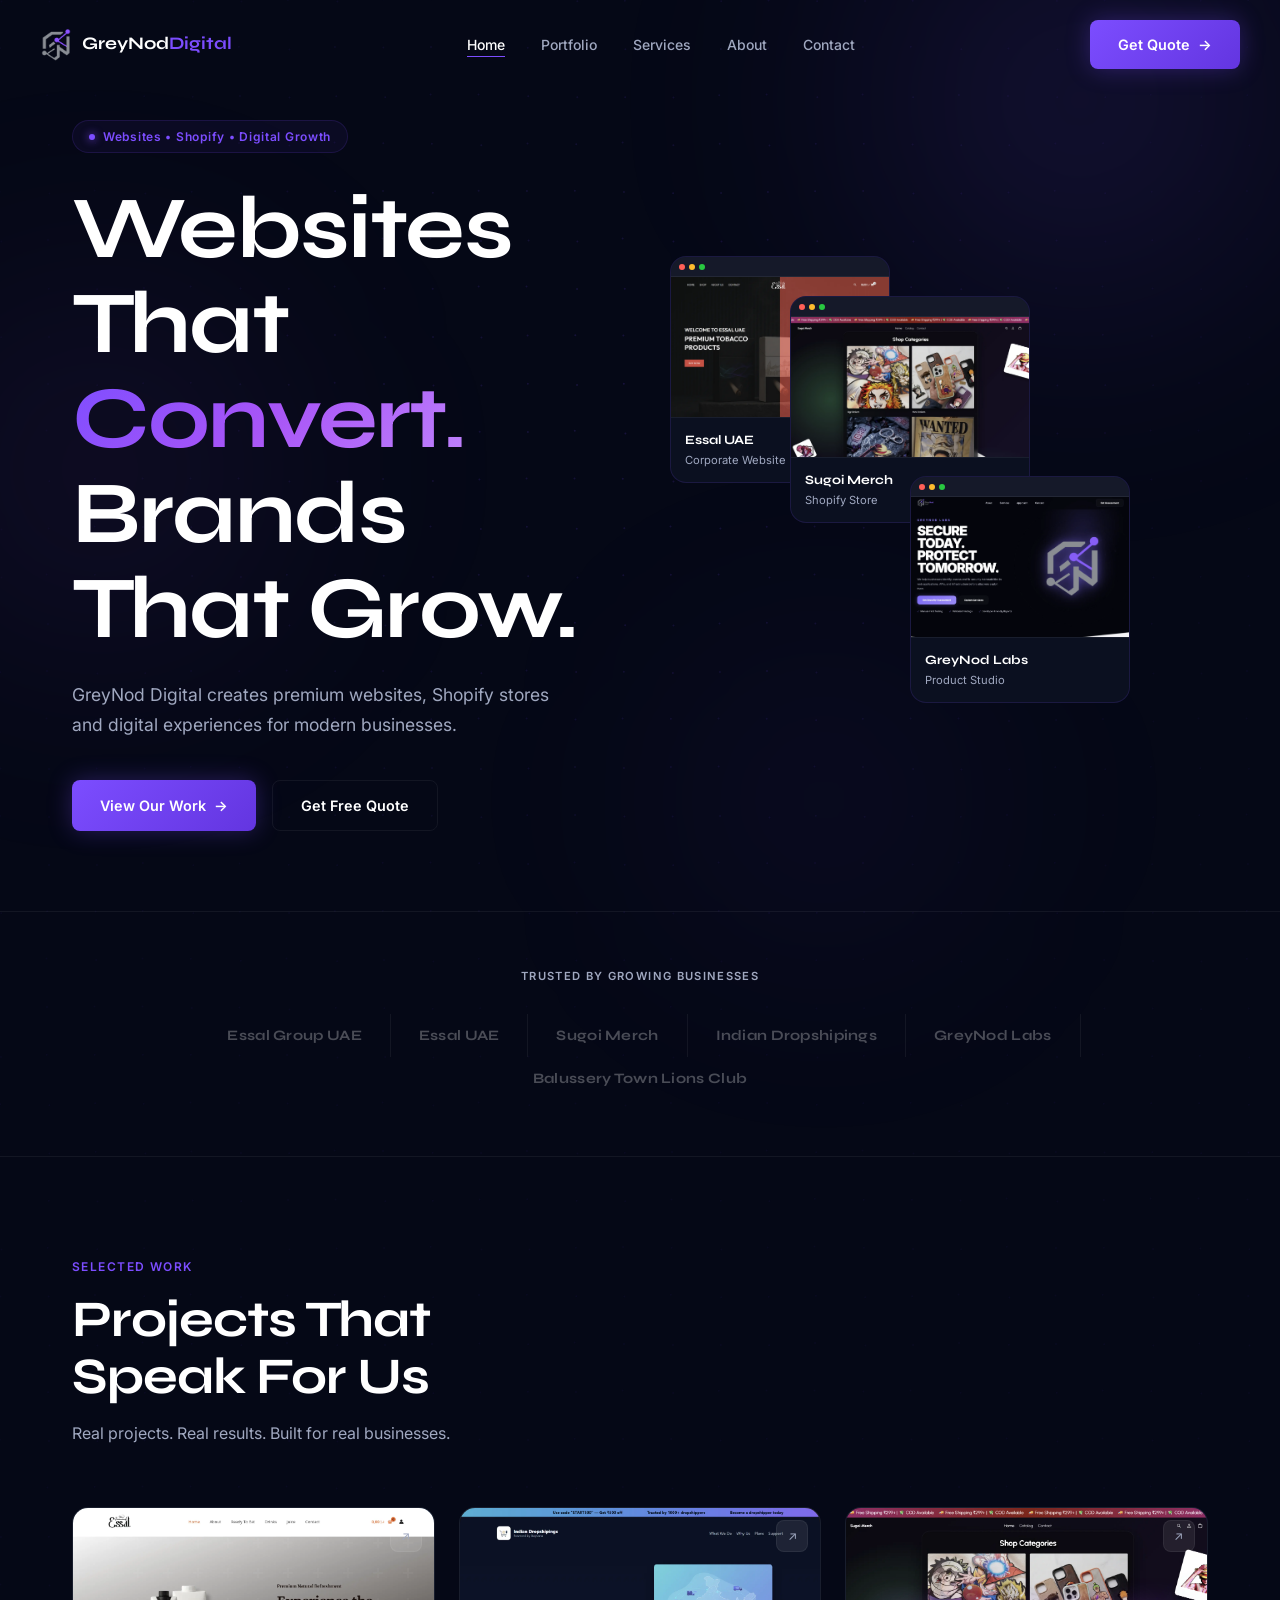
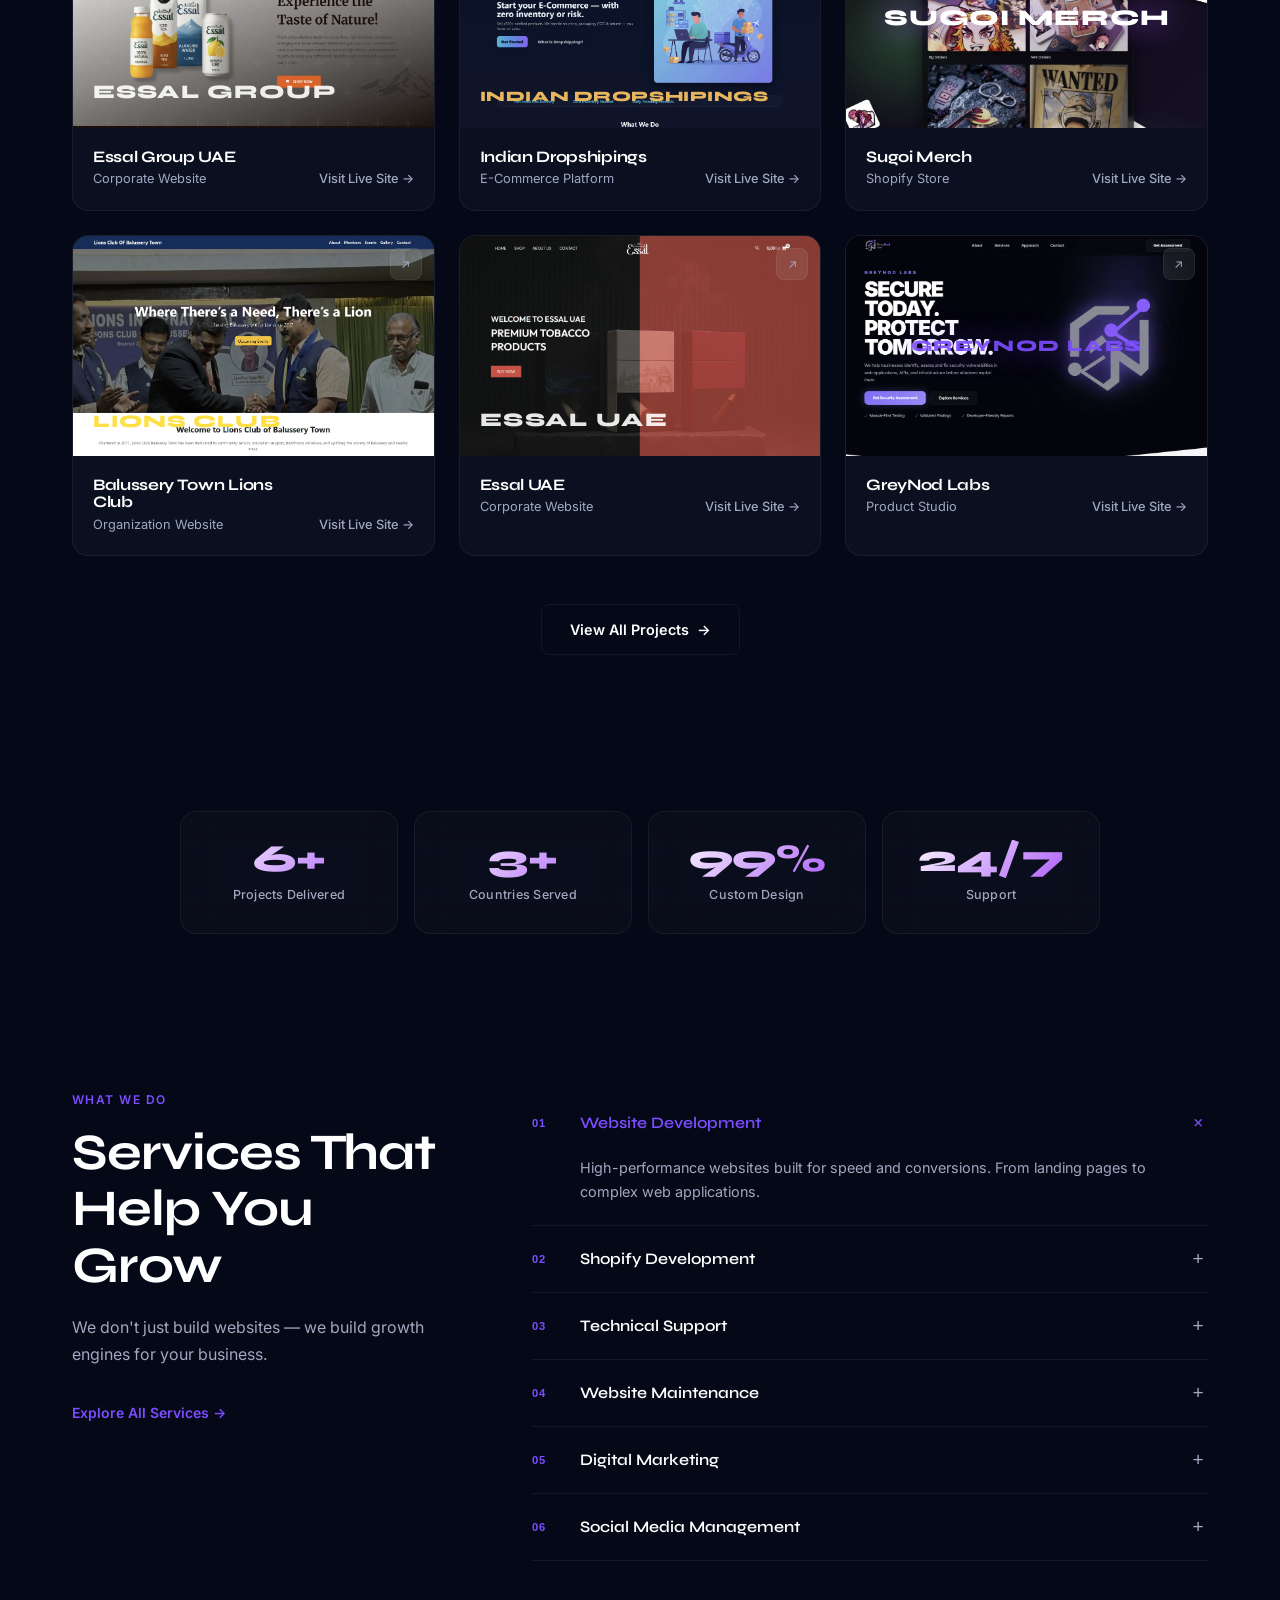
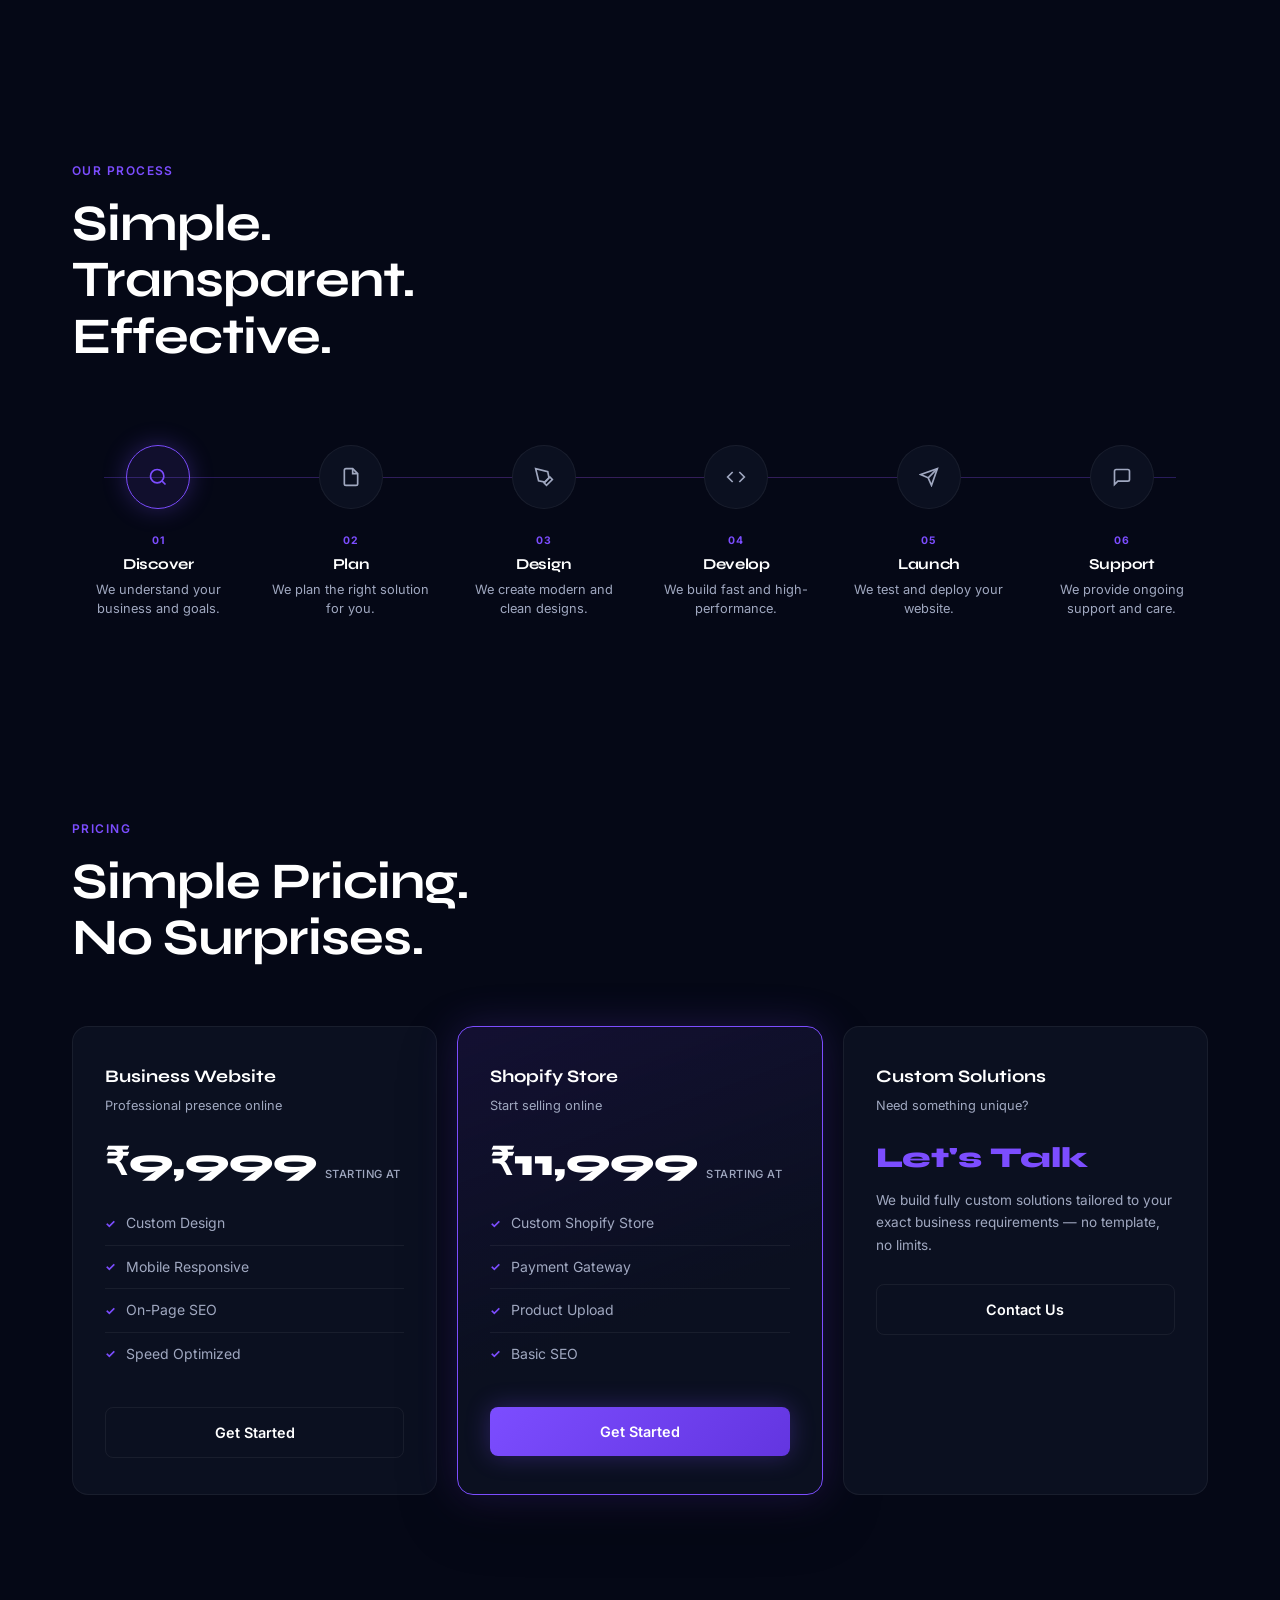
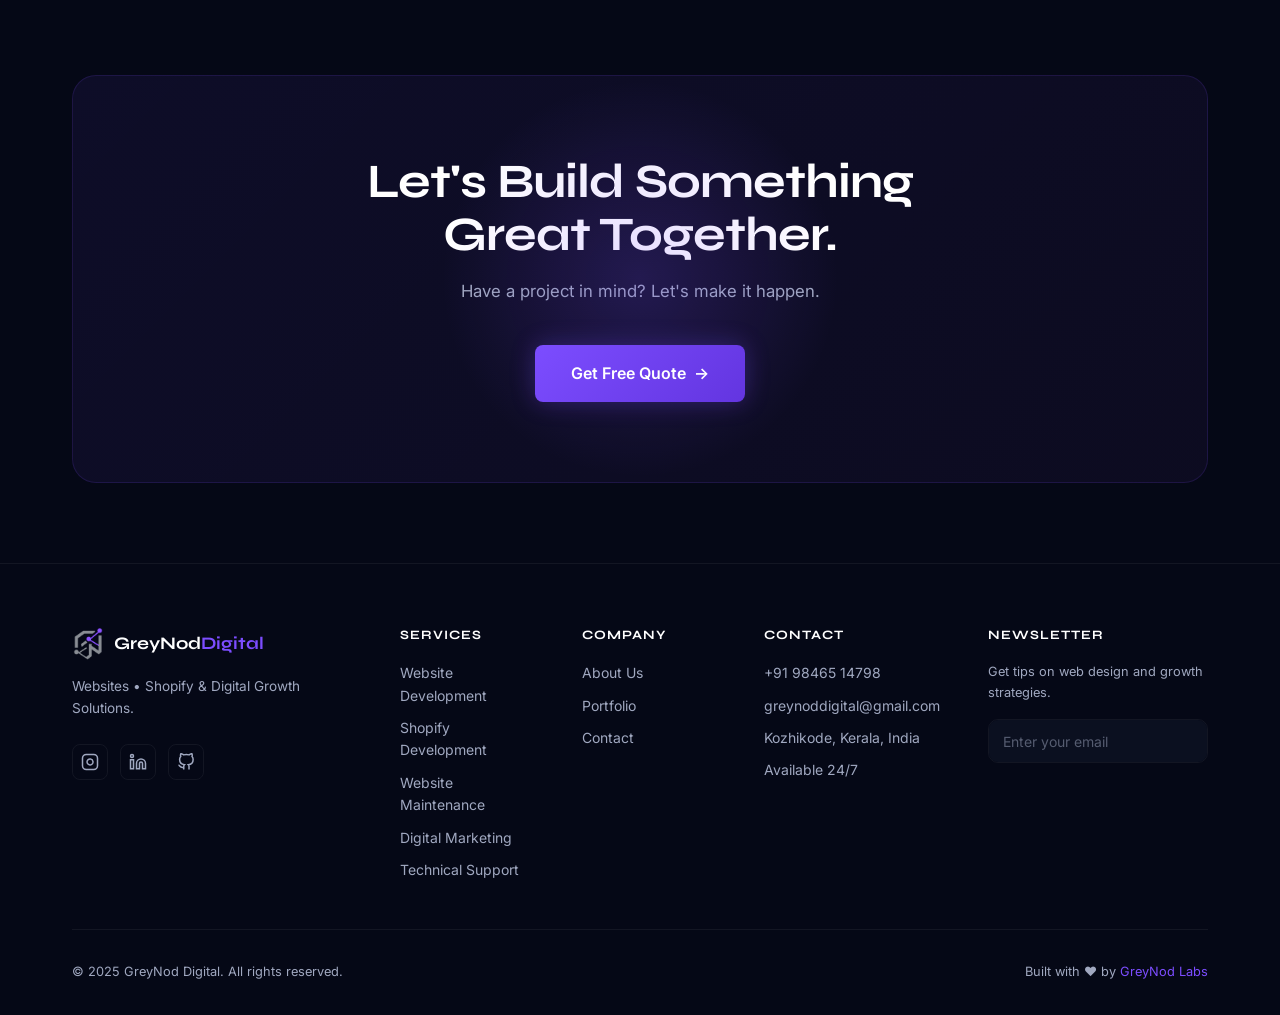
<file: index.html>
<!DOCTYPE html>
<html lang="en">
<head>
  <meta charset="UTF-8" />
  <meta name="viewport" content="width=device-width, initial-scale=1.0" />
  <title>GreyNod Digital — Websites • Shopify • Digital Growth</title>
  <meta name="description" content="GreyNod Digital creates premium websites, Shopify stores and digital experiences for modern businesses." />
  <link rel="canonical" href="https://greynoddigital.github.io/" />
  <link rel="icon" href="assets/logo/favicon.ico" />
  <meta property="og:type" content="website" />
  <meta property="og:title" content="GreyNod Digital — Websites • Shopify • Digital Growth" />
  <meta property="og:description" content="GreyNod Digital creates premium websites, Shopify stores and digital experiences for modern businesses." />
  <meta property="og:url" content="https://greynoddigital.com/" />
  <meta property="og:image" content="assets/logo/logo.png" />
  <meta name="twitter:card" content="summary_large_image" />
  <meta name="twitter:title" content="GreyNod Digital — Websites • Shopify • Digital Growth" />
  <meta name="twitter:description" content="GreyNod Digital creates premium websites, Shopify stores and digital experiences for modern businesses." />
  <meta name="twitter:image" content="assets/logo/logo.png" />
  <link rel="preconnect" href="https://fonts.googleapis.com" />
  <link rel="preconnect" href="https://fonts.gstatic.com" crossorigin />
  <link href="https://fonts.googleapis.com/css2?family=Inter:wght@300;400;500;600;700&family=Syne:wght@600;700;800&display=swap" rel="stylesheet" />
  <link rel="stylesheet" href="style.css" />
</head>
<body>

  <!-- BACKGROUND -->
  <canvas id="grid-canvas"></canvas>
  <div class="orb orb-1"></div>
  <div class="orb orb-2"></div>
  <div class="orb orb-3"></div>

  <!-- NAVIGATION -->
  <nav id="navbar">
    <div class="nav-inner">
      <a href="index.html" class="logo">
        <!-- Replace src with assets/logo/greynod-digital.svg when ready -->
        <img src="assets/logo/logo.png" alt="GreyNod Digital logo" width="32" height="32">
        <span class="logo-text">GreyNod<span class="logo-accent">Digital</span></span>
      </a>
      <ul class="nav-links">
        <li><a href="index.html">Home</a></li>
        <li><a href="portfolio.html">Portfolio</a></li>
        <li><a href="services.html">Services</a></li>
        <li><a href="about.html">About</a></li>
        <li><a href="contact.html">Contact</a></li>
      </ul>
      <a href="contact.html" class="btn btn-primary magnetic">Get Quote <span class="btn-arrow">→</span></a>
      <button class="nav-toggle" aria-label="Toggle menu">
        <span></span><span></span><span></span>
      </button>
    </div>
  </nav>

 <!-- HERO -->

<section id="home" class="hero">
  <div class="hero-content">
    <div class="hero-badge reveal">
      <span class="badge-dot"></span>
      Websites • Shopify • Digital Growth
    </div>

<h1 class="hero-headline reveal">
  Websites That<br />
  <span class="text-gradient">Convert.</span><br />
  Brands That Grow.
</h1>

<p class="hero-sub reveal">
  GreyNod Digital creates premium websites, Shopify stores and digital experiences for modern businesses.
</p>

<div class="hero-actions reveal">
  <a href="portfolio.html" class="btn btn-primary magnetic">
    View Our Work
    <span class="btn-arrow">→</span>
  </a>

  <a href="contact.html" class="btn btn-ghost magnetic">
    Get Free Quote
  </a>
</div>

  </div>

  <div class="hero-visual">

<!-- CARD 1 : ESSAL UAE -->
<a href="https://essaluae.com/"
   target="_blank"
   rel="noopener noreferrer"
   class="project-card-link">

  <div class="project-card card-1 reveal">
    <div class="card-screen">
      <div class="card-screen-bar"></div>

      <div class="card-img-block essal-bg has-photo">
        <img
          src="assets/portfolio/essal-uae.webp"
          alt="Essal UAE website"
          class="card-screenshot">
      </div>
    </div>

    <div class="card-label">
      <span class="card-name">Essal UAE</span>
      <span class="card-type">Corporate Website</span>
    </div>

    <div class="card-glow"></div>
  </div>

</a>

<!-- CARD 2 : SUGOI MERCH -->
<a href="https://www.sugoimerch.in/"
   target="_blank"
   rel="noopener noreferrer"
   class="project-card-link">

  <div class="project-card card-2 reveal">
    <div class="card-screen">
      <div class="card-screen-bar"></div>

      <div class="card-img-block sugoi-bg">
        <img
          src="assets/portfolio/sugoi-merch.webp"
          alt="Sugoi Merch Shopify Store"
          class="card-screenshot">
      </div>
    </div>

    <div class="card-label">
      <span class="card-name">Sugoi Merch</span>
      <span class="card-type">Shopify Store</span>
    </div>

    <div class="card-glow glow-pink"></div>
  </div>

</a>

<!-- CARD 3 : GREYNOD LABS -->
<a href="https://greynodlabs.com/"
   target="_blank"
   rel="noopener noreferrer"
   class="project-card-link">

  <div class="project-card card-3 reveal">
    <div class="card-screen">
      <div class="card-screen-bar"></div>

      <div class="card-img-block greynod-bg">
        <img
          src="assets/portfolio/greynod-labs.webp"
          alt="GreyNod Labs Website"
          class="card-screenshot">
      </div>
    </div>

    <div class="card-label">
      <span class="card-name">GreyNod Labs</span>
      <span class="card-type">Product Studio</span>
    </div>

    <div class="card-glow glow-cyan"></div>
  </div>

</a>

  </div>
</section>


  <!-- TRUST — Static, no animation -->
  <section id="trust" class="trust">
    <div class="container">
      <p class="trust-label">Trusted by growing businesses</p>
      <div class="trust-logos">
        <span>Essal Group UAE</span>
        <span>Essal UAE</span>
        <span>Sugoi Merch</span>
        <span>Indian Dropshipings</span>
        <span>GreyNod Labs</span>
        <span>Balussery Town Lions Club</span>
      </div>
    </div>
  </section>

  <!-- PORTFOLIO (moved above services per brief) -->
  <section id="portfolio" class="portfolio">
    <div class="container">
      <div class="section-header reveal">
        <p class="eyebrow">Selected Work</p>
        <h2>Projects That<br/>Speak For Us</h2>
        <p class="section-sub">Real projects. Real results. Built for real businesses.</p>
      </div>
      <div class="portfolio-grid">
        <div class="portfolio-item reveal" data-category="Corporate Website">
          <div class="portfolio-thumb essal-group-bg has-photo">
            <img src="assets/portfolio/essal-group-uae.webp" alt="Essal Group UAE website">
            <div class="portfolio-overlay">
              <a href="https://essalgroupuae.com/" class="btn btn-sm btn-primary">View Project →</a>
            </div>
            <span class="portfolio-ext-icon">↗</span>
          </div>
          <div class="portfolio-info">
            <div>
              <h3>Essal Group UAE</h3>
              <p>Corporate Website</p>
            </div>
            <a href="https://essalgroupuae.com/" class="link-arrow-sm">Visit Live Site →</a>
          </div>
        </div>
        <div class="portfolio-item reveal" data-category="E-Commerce Platform">
          <div class="portfolio-thumb indian-drop-bg has-photo">
            <img src="assets/portfolio/indian-dropshipings.webp" alt="Indian Dropshipings website">
            <div class="portfolio-overlay">
              <a href="https://indiandropshipings.com/" class="btn btn-sm btn-primary">View Project →</a>
            </div>
            <span class="portfolio-ext-icon">↗</span>
          </div>
          <div class="portfolio-info">
            <div>
              <h3>Indian Dropshipings</h3>
              <p>E-Commerce Platform</p>
            </div>
            <a href="https://indiandropshipings.com/" class="link-arrow-sm">Visit Live Site →</a>
          </div>
        </div>
        <div class="portfolio-item reveal" data-category="Shopify Store">
          <div class="portfolio-thumb sugoi-port-bg has-photo">
            <img src="assets/portfolio/sugoi-merch.webp" alt="Sugoi Merch Shopify store">
            <div class="portfolio-overlay">
              <a href="https://www.sugoimerch.in/" class="btn btn-sm btn-primary">View Project →</a>
            </div>
            <span class="portfolio-ext-icon">↗</span>
          </div>
          <div class="portfolio-info">
            <div>
              <h3>Sugoi Merch</h3>
              <p>Shopify Store</p>
            </div>
            <a href="https://www.sugoimerch.in/" class="link-arrow-sm">Visit Live Site →</a>
          </div>
        </div>
        <div class="portfolio-item reveal" data-category="Organization Website">
          <div class="portfolio-thumb lions-bg has-photo">
            <img src="assets/portfolio/lions-club.webp" alt="Balussery Town Lions Club website">
            <div class="portfolio-overlay">
              <a href="https://balusserytownlionsclub.github.io/" class="btn btn-sm btn-primary">View Project →</a>
            </div>
            <span class="portfolio-ext-icon">↗</span>
          </div>
          <div class="portfolio-info">
            <div>
              <h3>Balussery Town Lions Club</h3>
              <p>Organization Website</p>
            </div>
            <a href="https://balusserytownlionsclub.github.io/" class="link-arrow-sm">Visit Live Site →</a>
          </div>
        </div>
        <div class="portfolio-item reveal" data-category="Corporate Website">
          <div class="portfolio-thumb essal-uae-bg has-photo">
            <img src="assets/portfolio/essal-uae.webp" alt="Essal UAE website">
            <div class="portfolio-overlay">
              <a href=" https://essaluae.com/" class="btn btn-sm btn-primary">View Project →</a>
            </div>
            <span class="portfolio-ext-icon">↗</span>
          </div>
          <div class="portfolio-info">
            <div>
              <h3>Essal UAE</h3>
              <p>Corporate Website</p>
            </div>
            <a href=" https://essaluae.com/" class="link-arrow-sm">Visit Live Site →</a>
          </div>
        </div>
        <div class="portfolio-item reveal" data-category="Product Studio">
          <div class="portfolio-thumb greynod-port-bg has-photo">
            <img src="assets/portfolio/greynod-labs.webp" alt="GreyNod Labs website">
            <div class="portfolio-overlay">
              <a href="https://greynodlabs.com/" class="btn btn-sm btn-primary">View Project →</a>
            </div>
            <span class="portfolio-ext-icon">↗</span>
          </div>
          <div class="portfolio-info">
            <div>
              <h3>GreyNod Labs</h3>
              <p>Product Studio</p>
            </div>
            <a href="https://greynodlabs.com/" class="link-arrow-sm">Visit Live Site →</a>
          </div>
        </div>
      </div>
      <div class="section-cta reveal">
        <a href="portfolio.html" class="btn btn-ghost magnetic">View All Projects <span class="btn-arrow">→</span></a>
      </div>
    </div>
  </section>

  <!-- STATS — Option B: 4 clean columns, no outer container -->
  <section class="stats">
    <div class="container">
      <div class="stats-cols">
        <div class="stat-col reveal">
          <div class="stat-number" data-target="6" data-suffix="+">0+</div>
          <div class="stat-label">Projects Delivered</div>
        </div>
        <div class="stat-col reveal">
          <div class="stat-number" data-target="3" data-suffix="+">0+</div>
          <div class="stat-label">Countries Served</div>
        </div>
        <div class="stat-col reveal">
          <div class="stat-number" data-target="100" data-suffix="%">0%</div>
          <div class="stat-label">Custom Design</div>
        </div>
        <div class="stat-col reveal">
          <div class="stat-number" data-suffix="/7">24/7</div>
          <div class="stat-label">Support</div>
        </div>
      </div>
    </div>
  </section>

  <!-- SERVICES -->
  <section id="services" class="services">
    <div class="container services-layout">
      <div class="services-left reveal">
        <p class="eyebrow">What we do</p>
        <h2>Services That<br/>Help You Grow</h2>
        <p class="services-desc">We don't just build websites — we build growth engines for your business.</p>
        <a href="services.html" class="link-arrow magnetic">Explore All Services →</a>
      </div>
      <div class="services-right">
        <div class="accordion-item reveal active" data-index="0">
          <button class="accordion-trigger">
            <span class="acc-num">01</span>
            <span class="acc-title">Website Development</span>
            <span class="acc-icon">+</span>
          </button>
          <div class="accordion-body">
            High-performance websites built for speed and conversions. From landing pages to complex web applications.
          </div>
        </div>
        <div class="accordion-item reveal" data-index="1">
          <button class="accordion-trigger">
            <span class="acc-num">02</span>
            <span class="acc-title">Shopify Development</span>
            <span class="acc-icon">+</span>
          </button>
          <div class="accordion-body">
            Custom Shopify stores that convert visitors into buyers. Full setup, theme customisation, and integrations.
          </div>
        </div>
        <div class="accordion-item reveal" data-index="2">
          <button class="accordion-trigger">
            <span class="acc-num">03</span>
            <span class="acc-title">Technical Support</span>
            <span class="acc-icon">+</span>
          </button>
          <div class="accordion-body">
            Fast and reliable support when you need it most. Bug fixes, performance tuning, and emergency help.
          </div>
        </div>
        <div class="accordion-item reveal" data-index="3">
          <button class="accordion-trigger">
            <span class="acc-num">04</span>
            <span class="acc-title">Website Maintenance</span>
            <span class="acc-icon">+</span>
          </button>
          <div class="accordion-body">
            Updates, backups, and ongoing care for your website so it stays fast, secure, and always running.
          </div>
        </div>
        <div class="accordion-item reveal" data-index="4">
          <button class="accordion-trigger">
            <span class="acc-num">05</span>
            <span class="acc-title">Digital Marketing</span>
            <span class="acc-icon">+</span>
          </button>
          <div class="accordion-body">
            Strategies that help your brand reach more customers. SEO, paid ads, and growth campaigns.
          </div>
        </div>
        <div class="accordion-item reveal" data-index="5">
          <button class="accordion-trigger">
            <span class="acc-num">06</span>
            <span class="acc-title">Social Media Management</span>
            <span class="acc-icon">+</span>
          </button>
          <div class="accordion-body">
            Content, engagement, and growth for your brand across Instagram, LinkedIn, and more.
          </div>
        </div>
      </div>
    </div>
  </section>

  <!-- PROCESS -->
  <section id="process" class="process">
    <div class="container">
      <div class="section-header reveal">
        <p class="eyebrow">Our Process</p>
        <h2>Simple.<br/>Transparent.<br/>Effective.</h2>
      </div>
      <div class="process-timeline reveal">
        <div class="process-line"></div>
        <div class="process-steps">
          <div class="process-step active" data-step="0">
            <div class="step-node">
              <svg width="20" height="20" viewBox="0 0 24 24" fill="none" stroke="currentColor" stroke-width="2"><circle cx="11" cy="11" r="8"/><path d="m21 21-4.35-4.35"/></svg>
            </div>
            <div class="step-content">
              <span class="step-num">01</span>
              <h4>Discover</h4>
              <p>We understand your business and goals.</p>
            </div>
          </div>
          <div class="process-step" data-step="1">
            <div class="step-node">
              <svg width="20" height="20" viewBox="0 0 24 24" fill="none" stroke="currentColor" stroke-width="2"><path d="M14 2H6a2 2 0 0 0-2 2v16a2 2 0 0 0 2 2h12a2 2 0 0 0 2-2V8z"/><polyline points="14 2 14 8 20 8"/></svg>
            </div>
            <div class="step-content">
              <span class="step-num">02</span>
              <h4>Plan</h4>
              <p>We plan the right solution for you.</p>
            </div>
          </div>
          <div class="process-step" data-step="2">
            <div class="step-node">
              <svg width="20" height="20" viewBox="0 0 24 24" fill="none" stroke="currentColor" stroke-width="2"><path d="M12 19l7-7 3 3-7 7-3-3z"/><path d="M18 13l-1.5-7.5L2 2l3.5 14.5L13 18l5-5z"/></svg>
            </div>
            <div class="step-content">
              <span class="step-num">03</span>
              <h4>Design</h4>
              <p>We create modern and clean designs.</p>
            </div>
          </div>
          <div class="process-step" data-step="3">
            <div class="step-node">
              <svg width="20" height="20" viewBox="0 0 24 24" fill="none" stroke="currentColor" stroke-width="2"><polyline points="16 18 22 12 16 6"/><polyline points="8 6 2 12 8 18"/></svg>
            </div>
            <div class="step-content">
              <span class="step-num">04</span>
              <h4>Develop</h4>
              <p>We build fast and high-performance.</p>
            </div>
          </div>
          <div class="process-step" data-step="4">
            <div class="step-node">
              <svg width="20" height="20" viewBox="0 0 24 24" fill="none" stroke="currentColor" stroke-width="2"><path d="M22 2L11 13"/><path d="M22 2L15 22 11 13 2 9l20-7z"/></svg>
            </div>
            <div class="step-content">
              <span class="step-num">05</span>
              <h4>Launch</h4>
              <p>We test and deploy your website.</p>
            </div>
          </div>
          <div class="process-step" data-step="5">
            <div class="step-node">
              <svg width="20" height="20" viewBox="0 0 24 24" fill="none" stroke="currentColor" stroke-width="2"><path d="M21 15a2 2 0 0 1-2 2H7l-4 4V5a2 2 0 0 1 2-2h14a2 2 0 0 1 2 2z"/></svg>
            </div>
            <div class="step-content">
              <span class="step-num">06</span>
              <h4>Support</h4>
              <p>We provide ongoing support and care.</p>
            </div>
          </div>
        </div>
      </div>
    </div>
  </section>

  <!-- PRICING — Updated per brief -->
  <section id="pricing" class="pricing">
    <div class="container">
      <div class="section-header reveal">
        <p class="eyebrow">Pricing</p>
        <h2>Simple Pricing.<br/>No Surprises.</h2>
      </div>
      <div class="pricing-grid pricing-grid-3">
        <div class="pricing-card reveal">
          <div class="pricing-card-inner">
            <p class="plan-name">Business Website</p>
            <p class="plan-sub">Professional presence online</p>
            <div class="plan-price">₹9,999<span class="plan-from">starting at</span></div>
            <ul class="plan-features">
              <li>Custom Design</li>
              <li>Mobile Responsive</li>
              <li>On-Page SEO</li>
              <li>Speed Optimized</li>
            </ul>
            <a href="contact.html" class="btn btn-ghost magnetic w-full">Get Started</a>
          </div>
        </div>
        <div class="pricing-card featured reveal">
          <div class="pricing-card-inner">
            <p class="plan-name">Shopify Store</p>
            <p class="plan-sub">Start selling online</p>
            <div class="plan-price">₹11,999<span class="plan-from">starting at</span></div>
            <ul class="plan-features">
              <li>Custom Shopify Store</li>
              <li>Payment Gateway</li>
              <li>Product Upload</li>
              <li>Basic SEO</li>
            </ul>
            <a href="contact.html" class="btn btn-primary magnetic w-full">Get Started</a>
          </div>
        </div>
        <div class="pricing-card custom reveal">
          <div class="pricing-card-inner">
            <p class="plan-name">Custom Solutions</p>
            <p class="plan-sub">Need something unique?</p>
            <div class="plan-price custom-price">Let's Talk</div>
            <p class="custom-desc">We build fully custom solutions tailored to your exact business requirements — no template, no limits.</p>
            <a href="contact.html" class="btn btn-ghost magnetic w-full">Contact Us</a>
          </div>
        </div>
      </div>
    </div>
  </section>

  <!-- CTA -->
  <section class="cta-section">
    <div class="container">
      <div class="cta-inner reveal">
        <div class="cta-orb"></div>
        <h2>Let's Build Something<br/>Great Together.</h2>
        <p>Have a project in mind? Let's make it happen.</p>
        <a href="contact.html" class="btn btn-primary magnetic btn-lg">Get Free Quote <span class="btn-arrow">→</span></a>
      </div>
    </div>
  </section>

  <!-- FOOTER -->
  <footer class="footer">
    <div class="container">
      <div class="footer-top">
        <div class="footer-brand">
          <a href="index.html" class="logo">
            <!-- Replace with: <img src="assets/logo/greynod-digital.svg" alt="GreyNod Digital" width="32" height="32"> -->
            <img src="assets/logo/logo.png" alt="GreyNod Digital logo" width="32" height="32">
            <span class="logo-text">GreyNod<span class="logo-accent">Digital</span></span>
          </a>
          <p class="footer-tagline">Websites • Shopify & Digital Growth Solutions.</p>
          <div class="social-links">
            <a href="https://www.instagram.com/greynodlabs/" aria-label="Instagram">
              <svg width="18" height="18" viewBox="0 0 24 24" fill="none" stroke="currentColor" stroke-width="2"><rect x="2" y="2" width="20" height="20" rx="5" ry="5"/><path d="M16 11.37A4 4 0 1 1 12.63 8 4 4 0 0 1 16 11.37z"/><line x1="17.5" y1="6.5" x2="17.51" y2="6.5"/></svg>
            </a>
            <a href="https://www.linkedin.com/company/greynodlabs/" aria-label="LinkedIn">
              <svg width="18" height="18" viewBox="0 0 24 24" fill="none" stroke="currentColor" stroke-width="2"><path d="M16 8a6 6 0 0 1 6 6v7h-4v-7a2 2 0 0 0-2-2 2 2 0 0 0-2 2v7h-4v-7a6 6 0 0 1 6-6z"/><rect x="2" y="9" width="4" height="12"/><circle cx="4" cy="4" r="2"/></svg>
            </a>
            <a href="https://github.com/GreyNodlabs" aria-label="GitHub">
              <svg width="18" height="18" viewBox="0 0 24 24" fill="none" stroke="currentColor" stroke-width="2"><path d="M9 19c-5 1.5-5-2.5-7-3m14 6v-3.87a3.37 3.37 0 0 0-.94-2.61c3.14-.35 6.44-1.54 6.44-7A5.44 5.44 0 0 0 20 4.77 5.07 5.07 0 0 0 19.91 1S18.73.65 16 2.48a13.38 13.38 0 0 0-7 0C6.27.65 5.09 1 5.09 1A5.07 5.07 0 0 0 5 4.77a5.44 5.44 0 0 0-1.5 3.78c0 5.42 3.3 6.61 6.44 7A3.37 3.37 0 0 0 9 18.13V22"/></svg>
            </a>
          </div>
        </div>
        <div class="footer-links-group">
          <h5>Services</h5>
          <ul>
            <li><a href="services.html">Website Development</a></li>
            <li><a href="services.html">Shopify Development</a></li>
            <li><a href="services.html">Website Maintenance</a></li>
            <li><a href="services.html">Digital Marketing</a></li>
            <li><a href="services.html">Technical Support</a></li>
          </ul>
        </div>
        <div class="footer-links-group">
          <h5>Company</h5>
          <ul>
            <li><a href="about.html">About Us</a></li>
            <li><a href="portfolio.html">Portfolio</a></li>
            <li><a href="contact.html">Contact</a></li>
          </ul>
        </div>
        <div class="footer-links-group">
          <h5>Contact</h5>
          <ul>
            <li><a href="tel:+919846514798">+91 98465 14798</a></li>
            <li><a href="mailto:greynoddigital@gmail.com">greynoddigital@gmail.com</a></li>
            <li>Kozhikode, Kerala, India</li>
            <li>Available 24/7</li>
          </ul>
        </div>
        <div class="footer-links-group">
          <h5>Newsletter</h5>
          <p class="newsletter-desc">Get tips on web design and growth strategies.</p>
          <form class="newsletter-form" onsubmit="return false">
            <input type="email" placeholder="Enter your email" />
            <button type="submit" class="newsletter-btn">→</button>
          </form>
        </div>
      </div>
      <div class="footer-bottom">
        <p>© 2025 GreyNod Digital. All rights reserved.</p>
        <p class="footer-credit">Built with ❤ by <a href="https://greynodlabs.com/">GreyNod Labs</a></p>
      </div>
    </div>
  </footer>

  <script src="main.js"></script>
</body>
</html>
</file>
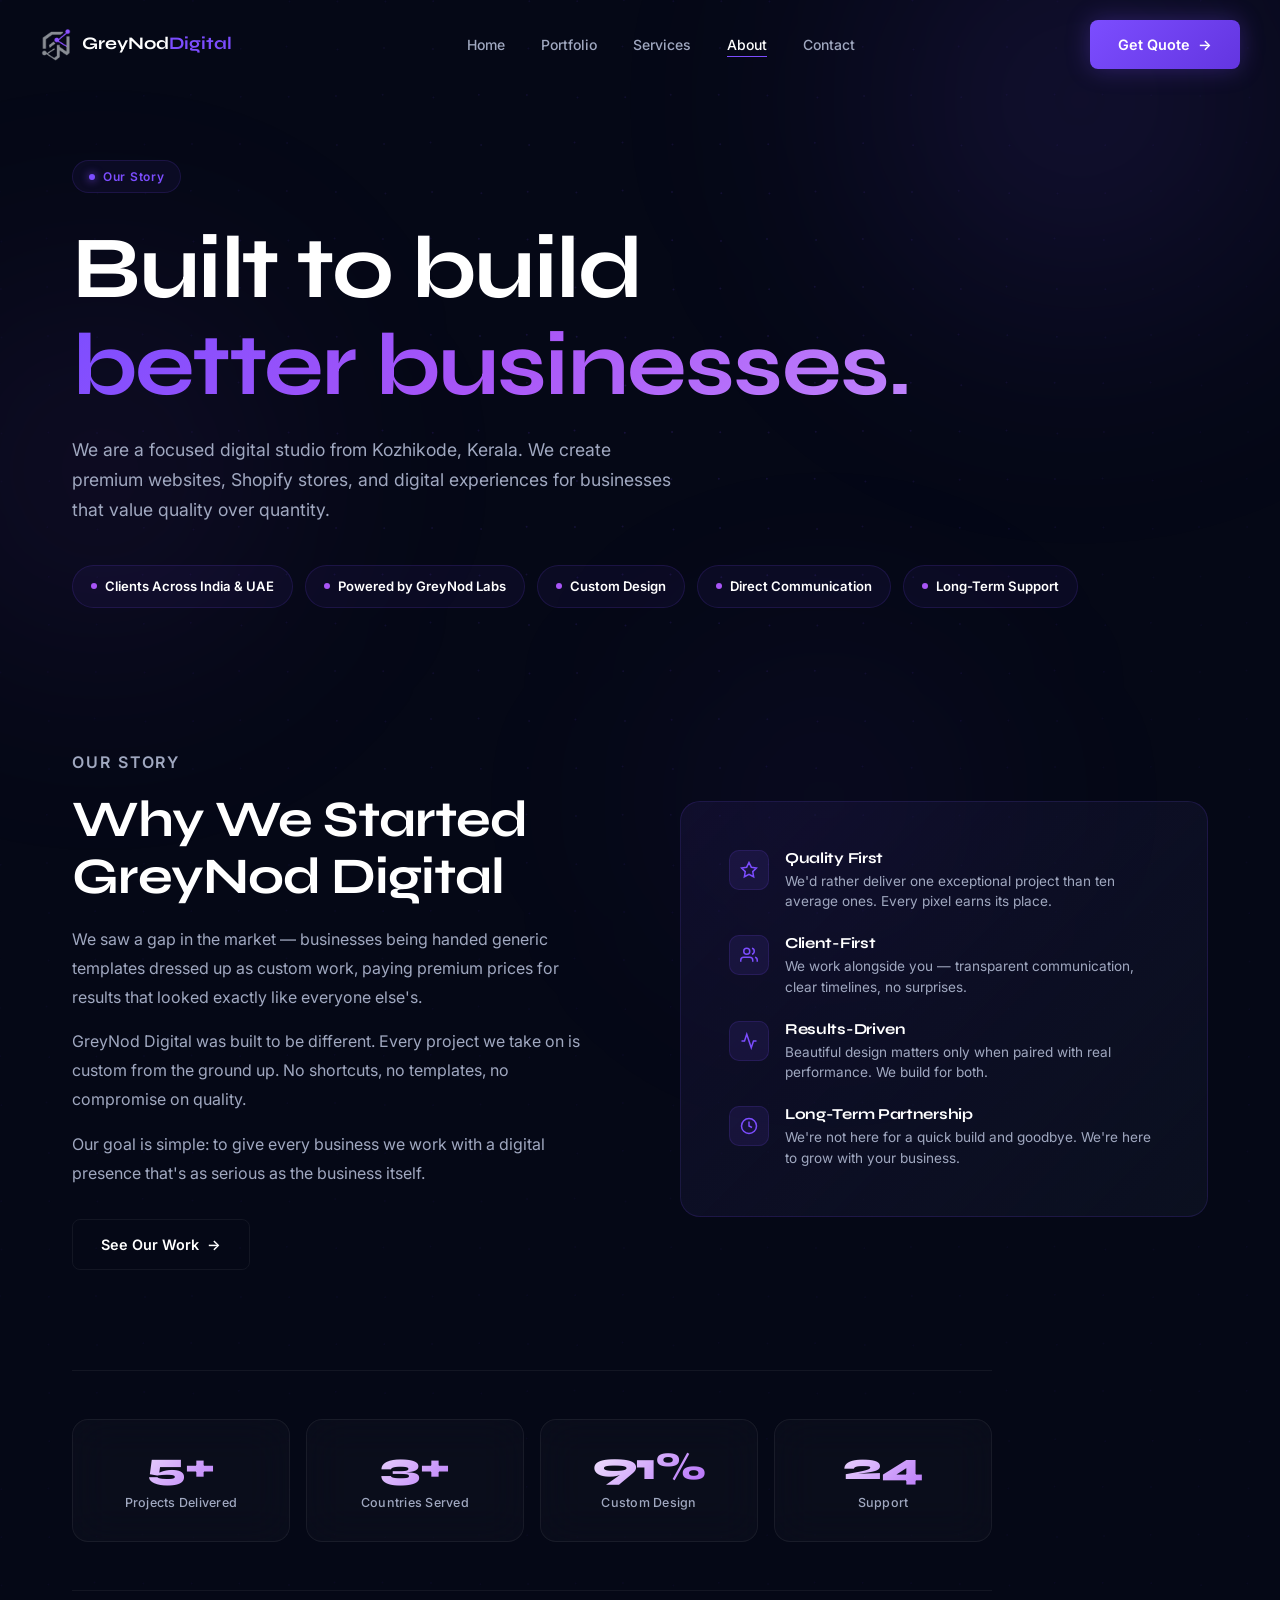
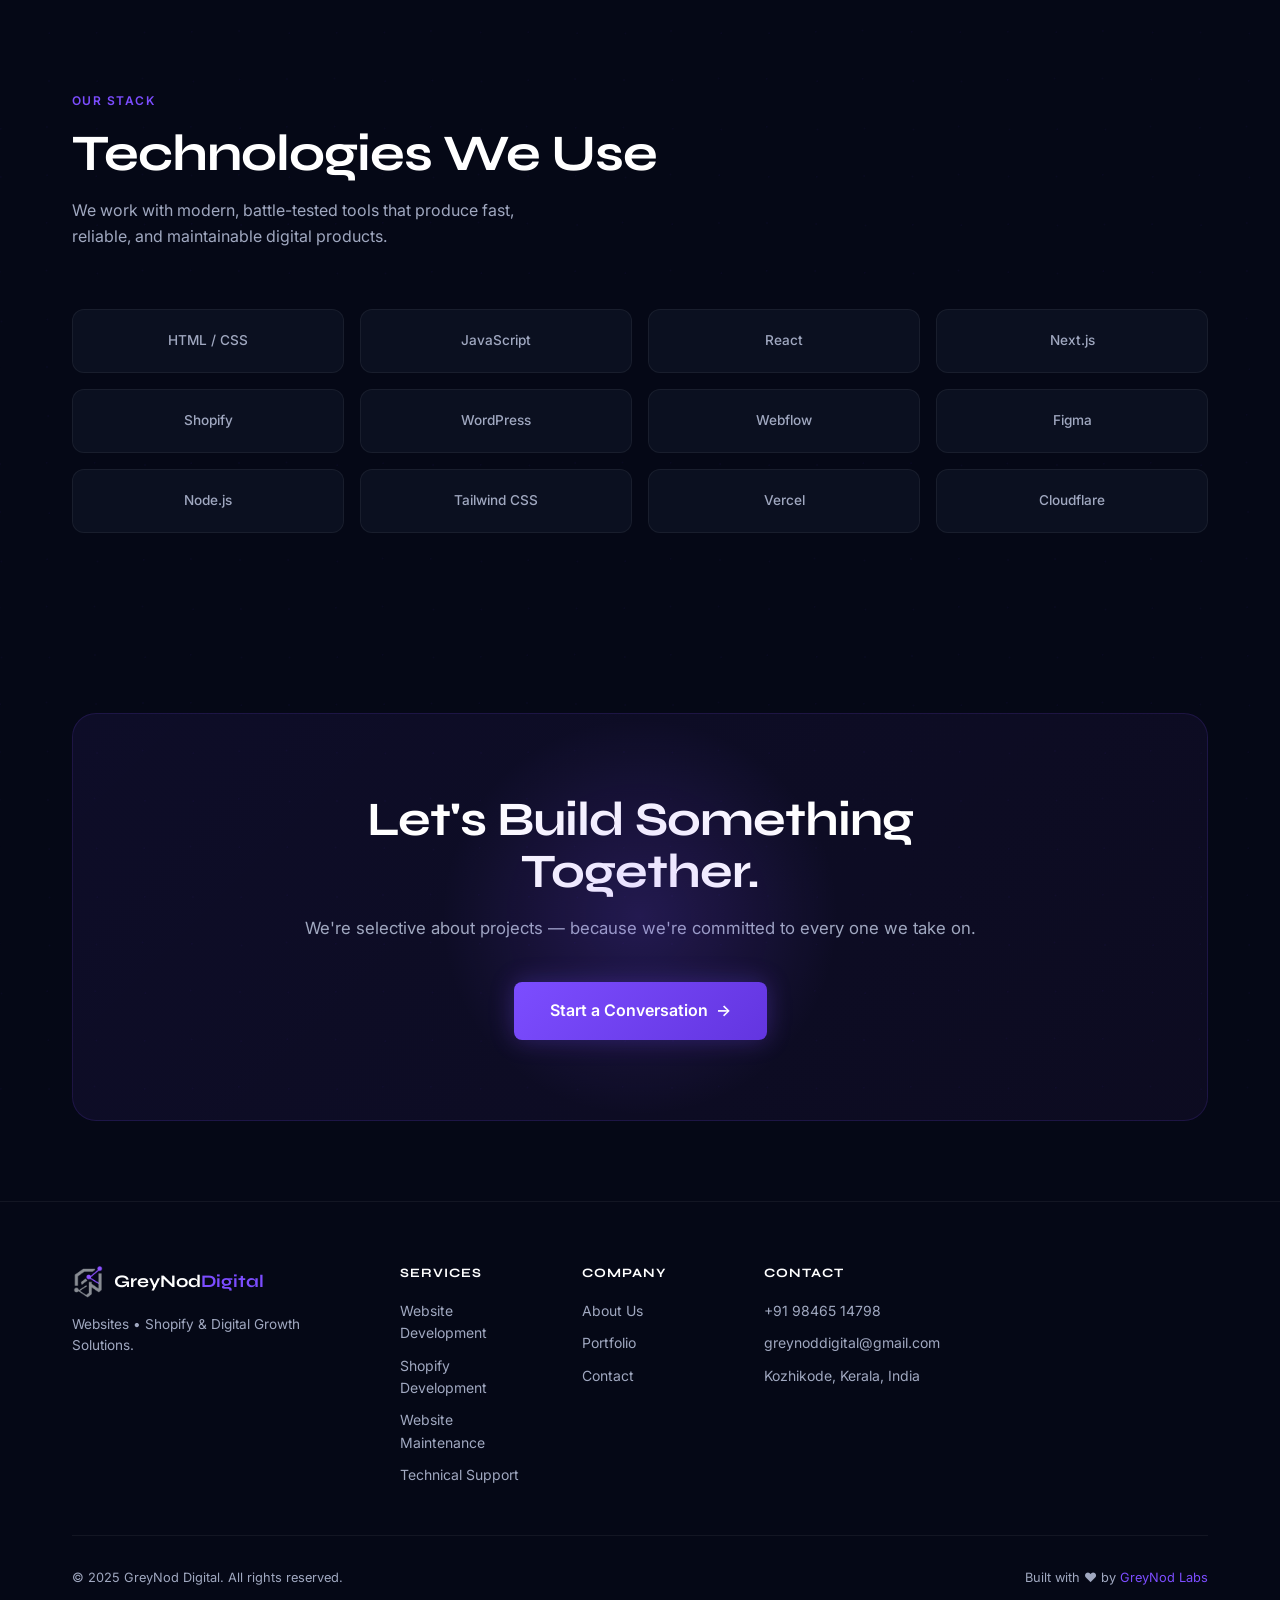
<file: about.html>
<!DOCTYPE html>
<html lang="en">
<head>
  <meta charset="UTF-8" />
  <meta name="viewport" content="width=device-width, initial-scale=1.0" />
  <title>About — GreyNod Digital</title>
  <meta name="description" content="GreyNod Digital is a premium web studio based in Kozhikode, Kerala, building websites and Shopify stores for modern businesses across India and beyond." />
  <link rel="canonical" href="https://greynoddigital.github.io/about.html" />
  <link rel="icon" href="assets/logo/favicon.ico" />
  <meta property="og:type" content="website" />
  <meta property="og:title" content="About — GreyNod Digital" />
  <meta property="og:description" content="GreyNod Digital is a premium web studio based in Kozhikode, Kerala, building websites and Shopify stores for modern businesses across India and beyond." />
  <meta property="og:url" content="https://greynoddigital.github.io/about.html" />
  <meta property="og:image" content="assets/logo/logo.png" />
  <meta name="twitter:card" content="summary_large_image" />
  <meta name="twitter:title" content="About — GreyNod Digital" />
  <meta name="twitter:description" content="GreyNod Digital is a premium web studio based in Kozhikode, Kerala, building websites and Shopify stores for modern businesses across India and beyond." />
  <meta name="twitter:image" content="assets/logo/logo.png" />
  <link rel="preconnect" href="https://fonts.googleapis.com" />
  <link rel="preconnect" href="https://fonts.gstatic.com" crossorigin />
  <link href="https://fonts.googleapis.com/css2?family=Inter:wght@300;400;500;600;700&family=Syne:wght@600;700;800&display=swap" rel="stylesheet" />
  <link rel="stylesheet" href="style.css" />
</head>
<body>

  <!-- BACKGROUND -->
  <canvas id="grid-canvas"></canvas>
  <div class="orb orb-1"></div>
  <div class="orb orb-2"></div>
  <div class="orb orb-3"></div>

  <!-- NAVIGATION -->
  <nav id="navbar">
    <div class="nav-inner">
      <a href="index.html" class="logo">
        <img src="assets/logo/logo.png" alt="GreyNod Digital logo" width="32" height="32">
        <span class="logo-text">GreyNod<span class="logo-accent">Digital</span></span>
      </a>
      <ul class="nav-links">
        <li><a href="index.html">Home</a></li>
        <li><a href="portfolio.html">Portfolio</a></li>
        <li><a href="services.html">Services</a></li>
        <li><a href="about.html" class="active">About</a></li>
        <li><a href="contact.html">Contact</a></li>
      </ul>
      <a href="contact.html" class="btn btn-primary magnetic">Get Quote <span class="btn-arrow">→</span></a>
      <button class="nav-toggle" aria-label="Toggle menu">
        <span></span><span></span><span></span>
      </button>
    </div>
  </nav>

  <!-- PAGE HERO -->
  <div class="page-hero">
    <div class="hero-badge reveal">
      <span class="badge-dot"></span>
      Our Story
    </div>
    <h1 class="reveal">Built to build<br/><span class="text-gradient">better businesses.</span></h1>
    <p class="hero-sub reveal">We are a focused digital studio from Kozhikode, Kerala. We create premium websites, Shopify stores, and digital experiences for businesses that value quality over quantity.</p>
    <div class="credibility-row reveal">
      <span class="credibility-chip"><span class="chip-dot"></span>Clients Across India & UAE</span>
      <span class="credibility-chip"><span class="chip-dot"></span>Powered by GreyNod Labs</span>
      <span class="credibility-chip"><span class="chip-dot"></span>Custom Design</span>
      <span class="credibility-chip"><span class="chip-dot"></span>Direct Communication</span>
      <span class="credibility-chip"><span class="chip-dot"></span>Long-Term Support</span>
    </div>
  </div>

  <!-- ABOUT CONTENT -->
  <section class="about-story">
    <div class="container">

      <!-- Our Story -->
      <div class="about-grid reveal">
        <div class="about-text">
          <p class="eyebrow">Our Story</p>
          <h2>Why We Started<br/>GreyNod Digital</h2>
          <p>We saw a gap in the market — businesses being handed generic templates dressed up as custom work, paying premium prices for results that looked exactly like everyone else's.</p>
          <p>GreyNod Digital was built to be different. Every project we take on is custom from the ground up. No shortcuts, no templates, no compromise on quality.</p>
          <p>Our goal is simple: to give every business we work with a digital presence that's as serious as the business itself.</p>
          <a href="portfolio.html" class="btn btn-ghost magnetic" style="margin-top: 16px;">See Our Work <span class="btn-arrow">→</span></a>
        </div>
        <div class="about-visual">
          <div class="about-value">
            <div class="about-value-icon">
              <svg width="18" height="18" viewBox="0 0 24 24" fill="none" stroke="currentColor" stroke-width="2"><polygon points="12 2 15.09 8.26 22 9.27 17 14.14 18.18 21.02 12 17.77 5.82 21.02 7 14.14 2 9.27 8.91 8.26 12 2"/></svg>
            </div>
            <div class="about-value-content">
              <h4>Quality First</h4>
              <p>We'd rather deliver one exceptional project than ten average ones. Every pixel earns its place.</p>
            </div>
          </div>
          <div class="about-value">
            <div class="about-value-icon">
              <svg width="18" height="18" viewBox="0 0 24 24" fill="none" stroke="currentColor" stroke-width="2"><path d="M17 21v-2a4 4 0 00-4-4H5a4 4 0 00-4 4v2"/><circle cx="9" cy="7" r="4"/><path d="M23 21v-2a4 4 0 00-3-3.87"/><path d="M16 3.13a4 4 0 010 7.75"/></svg>
            </div>
            <div class="about-value-content">
              <h4>Client-First</h4>
              <p>We work alongside you — transparent communication, clear timelines, no surprises.</p>
            </div>
          </div>
          <div class="about-value">
            <div class="about-value-icon">
              <svg width="18" height="18" viewBox="0 0 24 24" fill="none" stroke="currentColor" stroke-width="2"><polyline points="22 12 18 12 15 21 9 3 6 12 2 12"/></svg>
            </div>
            <div class="about-value-content">
              <h4>Results-Driven</h4>
              <p>Beautiful design matters only when paired with real performance. We build for both.</p>
            </div>
          </div>
          <div class="about-value">
            <div class="about-value-icon">
              <svg width="18" height="18" viewBox="0 0 24 24" fill="none" stroke="currentColor" stroke-width="2"><circle cx="12" cy="12" r="10"/><polyline points="12 6 12 12 16 14"/></svg>
            </div>
            <div class="about-value-content">
              <h4>Long-Term Partnership</h4>
              <p>We're not here for a quick build and goodbye. We're here to grow with your business.</p>
            </div>
          </div>
        </div>
      </div>

      <!-- Stats -->
      <div class="stats-cols" style="margin: 0 0 100px; border-top: 1px solid var(--border-subtle); border-bottom: 1px solid var(--border-subtle); padding: 48px 0;">
        <div class="stat-col reveal">
          <div class="stat-number" data-target="6" data-suffix="+">0+</div>
          <div class="stat-label">Projects Delivered</div>
        </div>
        <div class="stat-col reveal">
          <div class="stat-number" data-target="3" data-suffix="+">0+</div>
          <div class="stat-label">Countries Served</div>
        </div>
        <div class="stat-col reveal">
          <div class="stat-number" data-target="100" data-suffix="%">0%</div>
          <div class="stat-label">Custom Design</div>
        </div>
        <div class="stat-col reveal">
          <div class="stat-number" data-suffix="/7">24</div>
          <div class="stat-label">Support</div>
        </div>
      </div>

      <!-- Technologies -->
      <div class="section-header reveal">
        <p class="eyebrow">Our Stack</p>
        <h2>Technologies We Use</h2>
        <p class="section-sub">We work with modern, battle-tested tools that produce fast, reliable, and maintainable digital products.</p>
      </div>
      <div class="tech-grid reveal">
        <div class="tech-item">HTML / CSS</div>
        <div class="tech-item">JavaScript</div>
        <div class="tech-item">React</div>
        <div class="tech-item">Next.js</div>
        <div class="tech-item">Shopify</div>
        <div class="tech-item">WordPress</div>
        <div class="tech-item">Webflow</div>
        <div class="tech-item">Figma</div>
        <div class="tech-item">Node.js</div>
        <div class="tech-item">Tailwind CSS</div>
        <div class="tech-item">Vercel</div>
        <div class="tech-item">Cloudflare</div>
      </div>

    </div>
  </section>

  <!-- CTA -->
  <section class="cta-section">
    <div class="container">
      <div class="cta-inner reveal">
        <div class="cta-orb"></div>
        <h2>Let's Build Something<br/>Together.</h2>
        <p>We're selective about projects — because we're committed to every one we take on.</p>
        <a href="contact.html" class="btn btn-primary magnetic btn-lg">Start a Conversation <span class="btn-arrow">→</span></a>
      </div>
    </div>
  </section>

  <!-- FOOTER -->
  <footer class="footer">
    <div class="container">
      <div class="footer-top">
        <div class="footer-brand">
          <a href="index.html" class="logo">
            <img src="assets/logo/logo.png" alt="GreyNod Digital logo" width="32" height="32">
            <span class="logo-text">GreyNod<span class="logo-accent">Digital</span></span>
          </a>
          <p class="footer-tagline">Websites • Shopify & Digital Growth Solutions.</p>
        </div>
        <div class="footer-links-group">
          <h5>Services</h5>
          <ul>
            <li><a href="services.html">Website Development</a></li>
            <li><a href="services.html">Shopify Development</a></li>
            <li><a href="services.html">Website Maintenance</a></li>
            <li><a href="services.html">Technical Support</a></li>
          </ul>
        </div>
        <div class="footer-links-group">
          <h5>Company</h5>
          <ul>
            <li><a href="about.html">About Us</a></li>
            <li><a href="portfolio.html">Portfolio</a></li>
            <li><a href="contact.html">Contact</a></li>
          </ul>
        </div>
        <div class="footer-links-group">
          <h5>Contact</h5>
          <ul>
            <li><a href="tel:+919846514798">+91 98465 14798</a></li>
            <li><a href="mailto:greynoddigital@gmail.com">greynoddigital@gmail.com</a></li>
            <li>Kozhikode, Kerala, India</li>
          </ul>
        </div>
      </div>
      <div class="footer-bottom">
        <p>© 2025 GreyNod Digital. All rights reserved.</p>
        <p class="footer-credit">Built with ❤ by <a href="https://greynodlabs.com/">GreyNod Labs</a></p>
      </div>
    </div>
  </footer>

  <script src="main.js"></script>
</body>
</html>
</file>
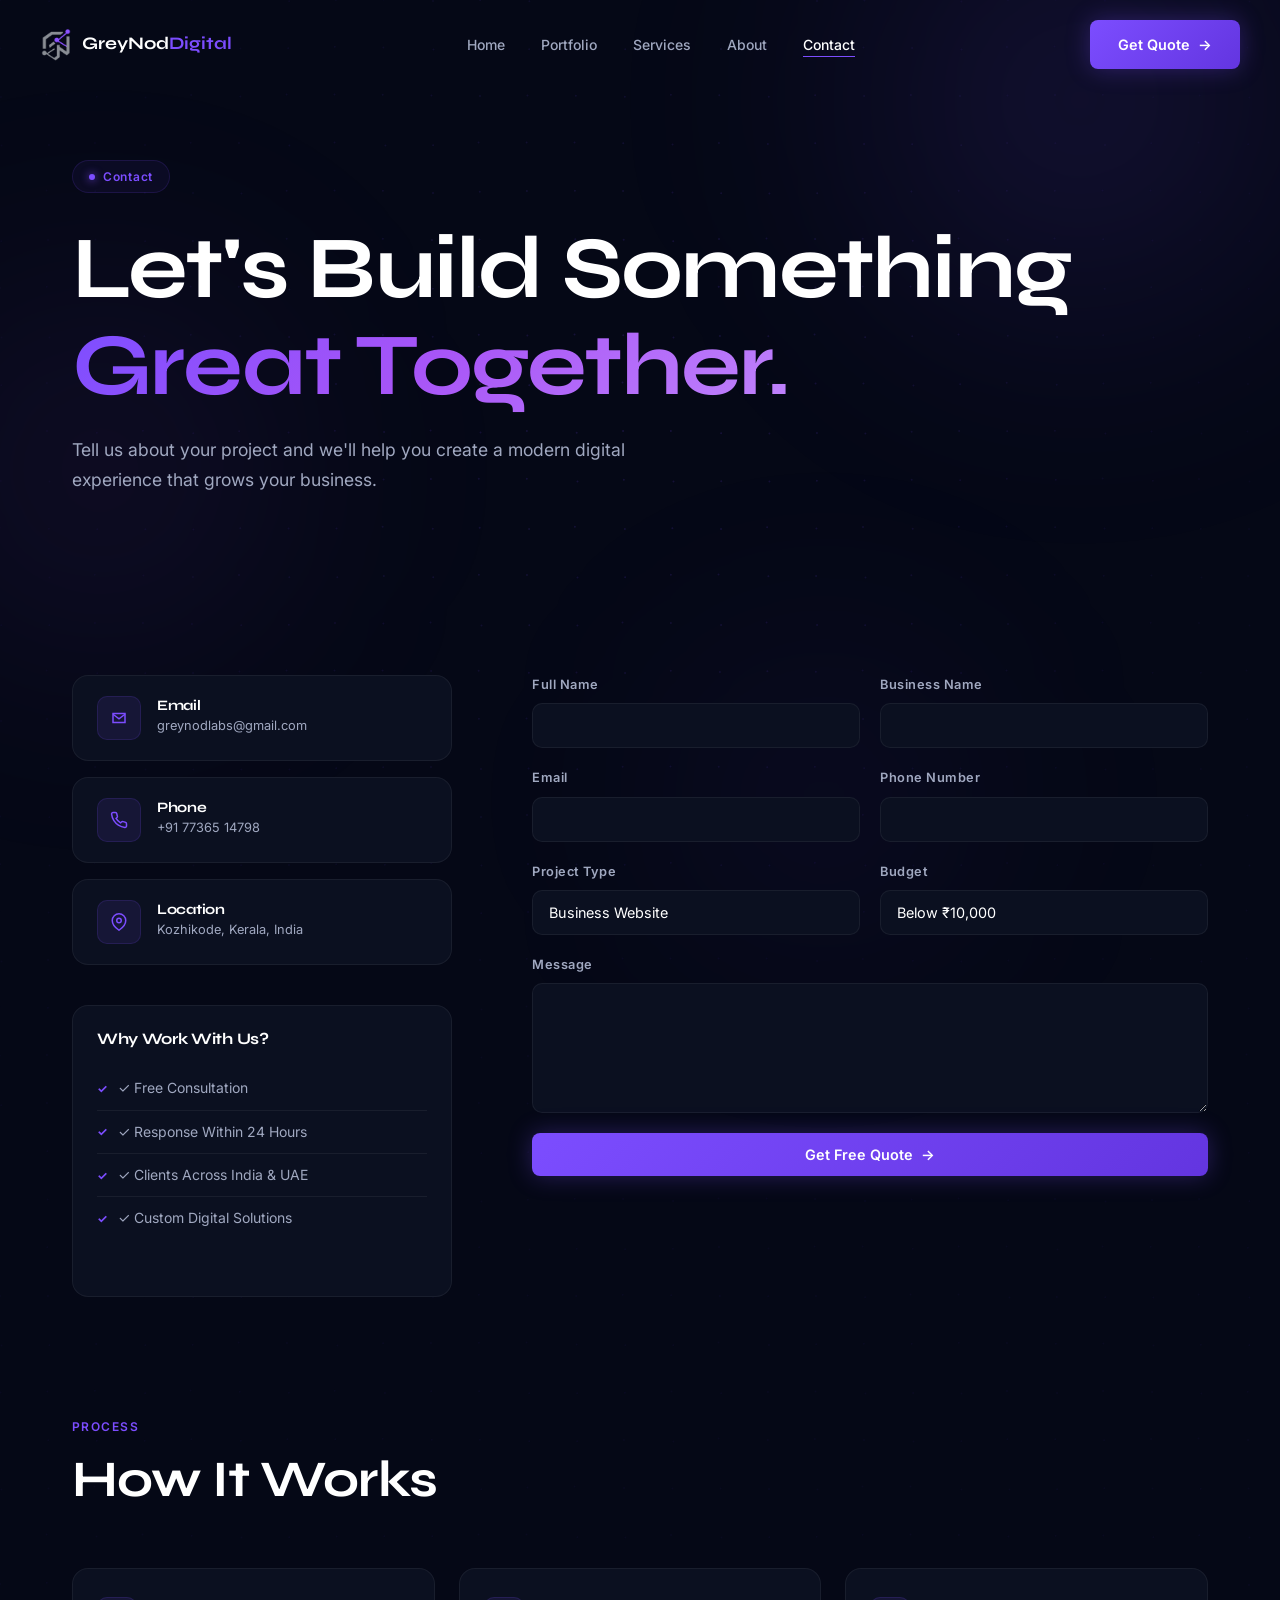
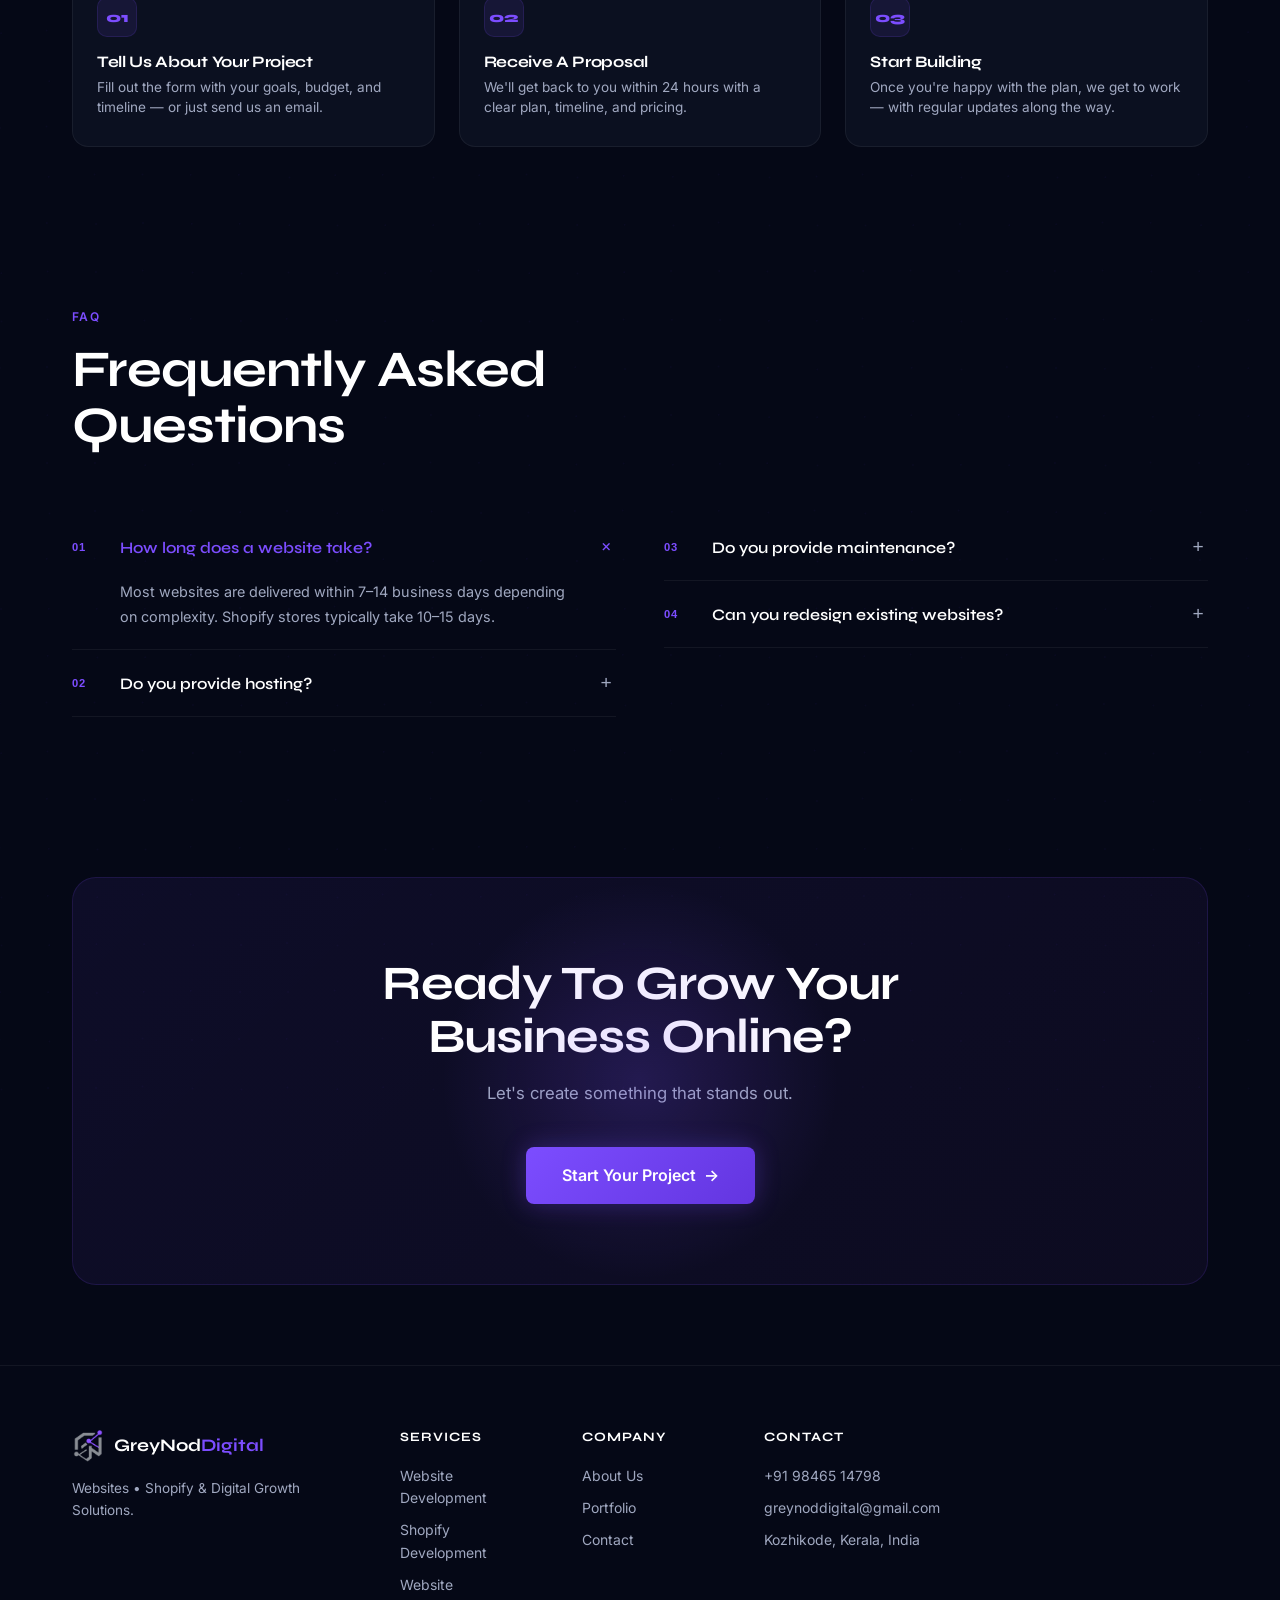
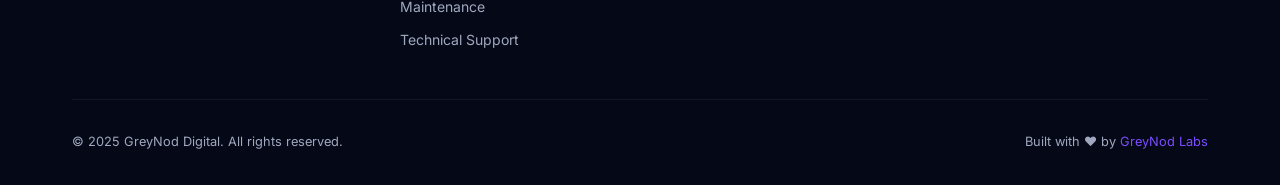
<file: contact.html>
<!DOCTYPE html>
<html lang="en">
<head>
  <meta charset="UTF-8" />
  <meta name="viewport" content="width=device-width, initial-scale=1.0" />
  <title>Contact — GreyNod Digital</title>
  <meta name="description" content="Tell us about your project and we'll help you create a modern digital experience that grows your business. Free consultation, response within 24 hours." />
  <link rel="canonical" href="https://greynoddigital.github.io/contact.html" />
  <link rel="icon" href="assets/logo/favicon.ico" />
  <meta property="og:type" content="website" />
  <meta property="og:title" content="Contact — GreyNod Digital" />
  <meta property="og:description" content="Tell us about your project and we'll help you create a modern digital experience that grows your business." />
  <meta property="og:url" content="https://greynoddigital.github.io/contact.html" />
  <meta property="og:image" content="assets/logo/logo.png" />
  <meta name="twitter:card" content="summary_large_image" />
  <meta name="twitter:title" content="Contact — GreyNod Digital" />
  <meta name="twitter:description" content="Tell us about your project and we'll help you create a modern digital experience that grows your business." />
  <meta name="twitter:image" content="assets/logo/logo.png" />
  <link rel="preconnect" href="https://fonts.googleapis.com" />
  <link rel="preconnect" href="https://fonts.gstatic.com" crossorigin />
  <link href="https://fonts.googleapis.com/css2?family=Inter:wght@300;400;500;600;700&family=Syne:wght@600;700;800&display=swap" rel="stylesheet" />
  <link rel="stylesheet" href="style.css" />
</head>
<body>

  <!-- BACKGROUND -->
  <canvas id="grid-canvas"></canvas>
  <div class="orb orb-1"></div>
  <div class="orb orb-2"></div>
  <div class="orb orb-3"></div>

  <!-- NAVIGATION -->
  <nav id="navbar">
    <div class="nav-inner">
      <a href="index.html" class="logo">
        <img src="assets/logo/logo.png" alt="GreyNod Digital logo" width="32" height="32">
        <span class="logo-text">GreyNod<span class="logo-accent">Digital</span></span>
      </a>
      <ul class="nav-links">
        <li><a href="index.html">Home</a></li>
        <li><a href="portfolio.html">Portfolio</a></li>
        <li><a href="services.html">Services</a></li>
        <li><a href="about.html">About</a></li>
        <li><a href="contact.html" class="active">Contact</a></li>
      </ul>
      <a href="contact.html" class="btn btn-primary magnetic">Get Quote <span class="btn-arrow">→</span></a>
      <button class="nav-toggle" aria-label="Toggle menu">
        <span></span><span></span><span></span>
      </button>
    </div>
  </nav>

  <!-- PAGE HERO -->
  <div class="page-hero">
    <div class="hero-badge reveal">
      <span class="badge-dot"></span>
      Contact
    </div>
    <h1 class="reveal">Let's Build Something<br/><span class="text-gradient">Great Together.</span></h1>
    <p class="hero-sub reveal">Tell us about your project and we'll help you create a modern digital experience that grows your business.</p>
  </div>

  <!-- CONTACT -->
  <section class="contact-page">
    <div class="container contact-page-grid">

      <!-- LEFT -->
      <div class="contact-left reveal">
        <div class="contact-methods">
          <a href="mailto:vxnuprasad@gmail.com" class="contact-method-card">
            <span class="contact-method-icon">
              <svg width="18" height="18" viewBox="0 0 24 24" fill="none" stroke="currentColor" stroke-width="2"><path d="M4 4h16v16H4z" opacity="0"/><path d="M4 6h16v12H4z"/><path d="m4 7 8 6 8-6"/></svg>
            </span>
            <span class="contact-method-info">
              <h4>Email</h4>
              <p>greynodlabs@gmail.com</p>
            </span>
          </a>
          <a href="tel:+917736514798" class="contact-method-card">
            <span class="contact-method-icon">
              <svg width="18" height="18" viewBox="0 0 24 24" fill="none" stroke="currentColor" stroke-width="2"><path d="M22 16.92v3a2 2 0 0 1-2.18 2 19.79 19.79 0 0 1-8.63-3.07 19.5 19.5 0 0 1-6-6 19.79 19.79 0 0 1-3.07-8.67A2 2 0 0 1 4.11 2h3a2 2 0 0 1 2 1.72 12.84 12.84 0 0 0 .7 2.81 2 2 0 0 1-.45 2.11L8.09 9.91a16 16 0 0 0 6 6l1.27-1.27a2 2 0 0 1 2.11-.45 12.84 12.84 0 0 0 2.81.7A2 2 0 0 1 22 16.92z"/></svg>
            </span>
            <span class="contact-method-info">
              <h4>Phone</h4>
              <p>+91 77365 14798</p>
            </span>
          </a>
          <div class="contact-method-card" style="cursor:default;">
            <span class="contact-method-icon">
              <svg width="18" height="18" viewBox="0 0 24 24" fill="none" stroke="currentColor" stroke-width="2"><path d="M21 10c0 7-9 13-9 13s-9-6-9-13a9 9 0 0 1 18 0z"/><circle cx="12" cy="10" r="3"/></svg>
            </span>
            <span class="contact-method-info">
              <h4>Location</h4>
              <p>Kozhikode, Kerala, India</p>
            </span>
          </div>
        </div>

        <div class="quick-card" style="border:1px solid var(--border-subtle); border-radius:16px; background:var(--card); padding:24px;">
          <h3 style="font-size:1rem; margin-bottom:16px;">Why Work With Us?</h3>
          <ul class="plan-features">
            <li>✓ Free Consultation</li>
            <li>✓ Response Within 24 Hours</li>
            <li>✓ Clients Across India & UAE</li>
            <li>✓ Custom Digital Solutions</li>
          </ul>
        </div>
      </div>

      <!-- RIGHT -->
      <div class="contact-right reveal">
        <form id="contact-form" class="contact-form" action="https://formspree.io/f/xaqvrvaj" method="POST">

          <div class="form-row">
            <div class="form-group">
              <label for="cf-name">Full Name</label>
              <input id="cf-name" type="text" name="name" required>
            </div>
            <div class="form-group">
              <label for="cf-business">Business Name</label>
              <input id="cf-business" type="text" name="business">
            </div>
          </div>

          <div class="form-row">
            <div class="form-group">
              <label for="cf-email">Email</label>
              <input id="cf-email" type="email" name="email" required>
            </div>
            <div class="form-group">
              <label for="cf-phone">Phone Number</label>
              <input id="cf-phone" type="tel" name="phone">
            </div>
          </div>

          <div class="form-row">
            <div class="form-group">
              <label for="cf-type">Project Type</label>
              <select id="cf-type" name="project_type">
                <option>Business Website</option>
                <option>Shopify Store</option>
                <option>Website Maintenance</option>
                <option>Technical Support</option>
                <option>Custom Solution</option>
              </select>
            </div>
            <div class="form-group">
              <label for="cf-budget">Budget</label>
              <select id="cf-budget" name="budget">
                <option>Below ₹10,000</option>
                <option>₹10,000 - ₹20,000</option>
                <option>₹20,000 - ₹50,000</option>
                <option>₹50,000+</option>
              </select>
            </div>
          </div>

          <div class="form-group">
            <label for="cf-message">Message</label>
            <textarea id="cf-message" name="message" rows="6" required></textarea>
          </div>

          <button type="submit" class="btn btn-primary magnetic w-full">Get Free Quote <span class="btn-arrow">→</span></button>

        </form>
      </div>

    </div>
  </section>

  <!-- HOW IT WORKS -->
  <section class="how-it-works">
    <div class="container">
      <div class="section-header reveal">
        <p class="eyebrow">Process</p>
        <h2>How It Works</h2>
      </div>
      <div class="how-grid">
        <div class="how-step reveal">
          <div class="how-step-num">01</div>
          <h4>Tell Us About Your Project</h4>
          <p>Fill out the form with your goals, budget, and timeline — or just send us an email.</p>
        </div>
        <div class="how-step reveal">
          <div class="how-step-num">02</div>
          <h4>Receive A Proposal</h4>
          <p>We'll get back to you within 24 hours with a clear plan, timeline, and pricing.</p>
        </div>
        <div class="how-step reveal">
          <div class="how-step-num">03</div>
          <h4>Start Building</h4>
          <p>Once you're happy with the plan, we get to work — with regular updates along the way.</p>
        </div>
      </div>
    </div>
  </section>

  <!-- FAQ -->
  <section class="faq-section">
    <div class="container">
      <div class="section-header reveal">
        <p class="eyebrow">FAQ</p>
        <h2>Frequently Asked<br/>Questions</h2>
      </div>
      <div class="faq-grid">
        <div class="faq-list">
          <div class="accordion-item reveal active">
            <button class="accordion-trigger">
              <span class="acc-num">01</span>
              <span class="acc-title">How long does a website take?</span>
              <span class="acc-icon">+</span>
            </button>
            <div class="accordion-body">
              Most websites are delivered within 7–14 business days depending on complexity. Shopify stores typically take 10–15 days.
            </div>
          </div>
          <div class="accordion-item reveal">
            <button class="accordion-trigger">
              <span class="acc-num">02</span>
              <span class="acc-title">Do you provide hosting?</span>
              <span class="acc-icon">+</span>
            </button>
            <div class="accordion-body">
              We guide you through selecting and setting up the right hosting for your project, keeping your costs transparent.
            </div>
          </div>
        </div>
        <div class="faq-list">
          <div class="accordion-item reveal">
            <button class="accordion-trigger">
              <span class="acc-num">03</span>
              <span class="acc-title">Do you provide maintenance?</span>
              <span class="acc-icon">+</span>
            </button>
            <div class="accordion-body">
              Yes. We offer monthly maintenance plans covering updates, backups, and performance monitoring.
            </div>
          </div>
          <div class="accordion-item reveal">
            <button class="accordion-trigger">
              <span class="acc-num">04</span>
              <span class="acc-title">Can you redesign existing websites?</span>
              <span class="acc-icon">+</span>
            </button>
            <div class="accordion-body">
              Absolutely. We can redesign and modernize existing websites without losing your SEO or content.
            </div>
          </div>
        </div>
      </div>
    </div>
  </section>

  <!-- CTA -->
  <section class="cta-section">
    <div class="container">
      <div class="cta-inner reveal">
        <div class="cta-orb"></div>
        <h2>Ready To Grow Your<br/>Business Online?</h2>
        <p>Let's create something that stands out.</p>
        <a href="#contact-form" class="btn btn-primary magnetic btn-lg">Start Your Project <span class="btn-arrow">→</span></a>
      </div>
    </div>
  </section>

  <!-- FOOTER -->
  <footer class="footer">
    <div class="container">
      <div class="footer-top">
        <div class="footer-brand">
          <a href="index.html" class="logo">
            <img src="assets/logo/logo.png" alt="GreyNod Digital logo" width="32" height="32">
            <span class="logo-text">GreyNod<span class="logo-accent">Digital</span></span>
          </a>
          <p class="footer-tagline">Websites • Shopify & Digital Growth Solutions.</p>
        </div>
        <div class="footer-links-group">
          <h5>Services</h5>
          <ul>
            <li><a href="services.html">Website Development</a></li>
            <li><a href="services.html">Shopify Development</a></li>
            <li><a href="services.html">Website Maintenance</a></li>
            <li><a href="services.html">Technical Support</a></li>
          </ul>
        </div>
        <div class="footer-links-group">
          <h5>Company</h5>
          <ul>
            <li><a href="about.html">About Us</a></li>
            <li><a href="portfolio.html">Portfolio</a></li>
            <li><a href="contact.html">Contact</a></li>
          </ul>
        </div>
        <div class="footer-links-group">
          <h5>Contact</h5>
          <ul>
            <li><a href="tel:+919846514798">+91 98465 14798</a></li>
            <li><a href="mailto:greynoddigital@gmail.com">greynoddigital@gmail.com</a></li>
            <li>Kozhikode, Kerala, India</li>
          </ul>
        </div>
      </div>
      <div class="footer-bottom">
        <p>© 2025 GreyNod Digital. All rights reserved.</p>
        <p class="footer-credit">Built with ❤ by <a href="https://greynodlabs.com/">GreyNod Labs</a></p>
      </div>
    </div>
  </footer>

  <script src="main.js"></script>
</body>
</html>
</file>
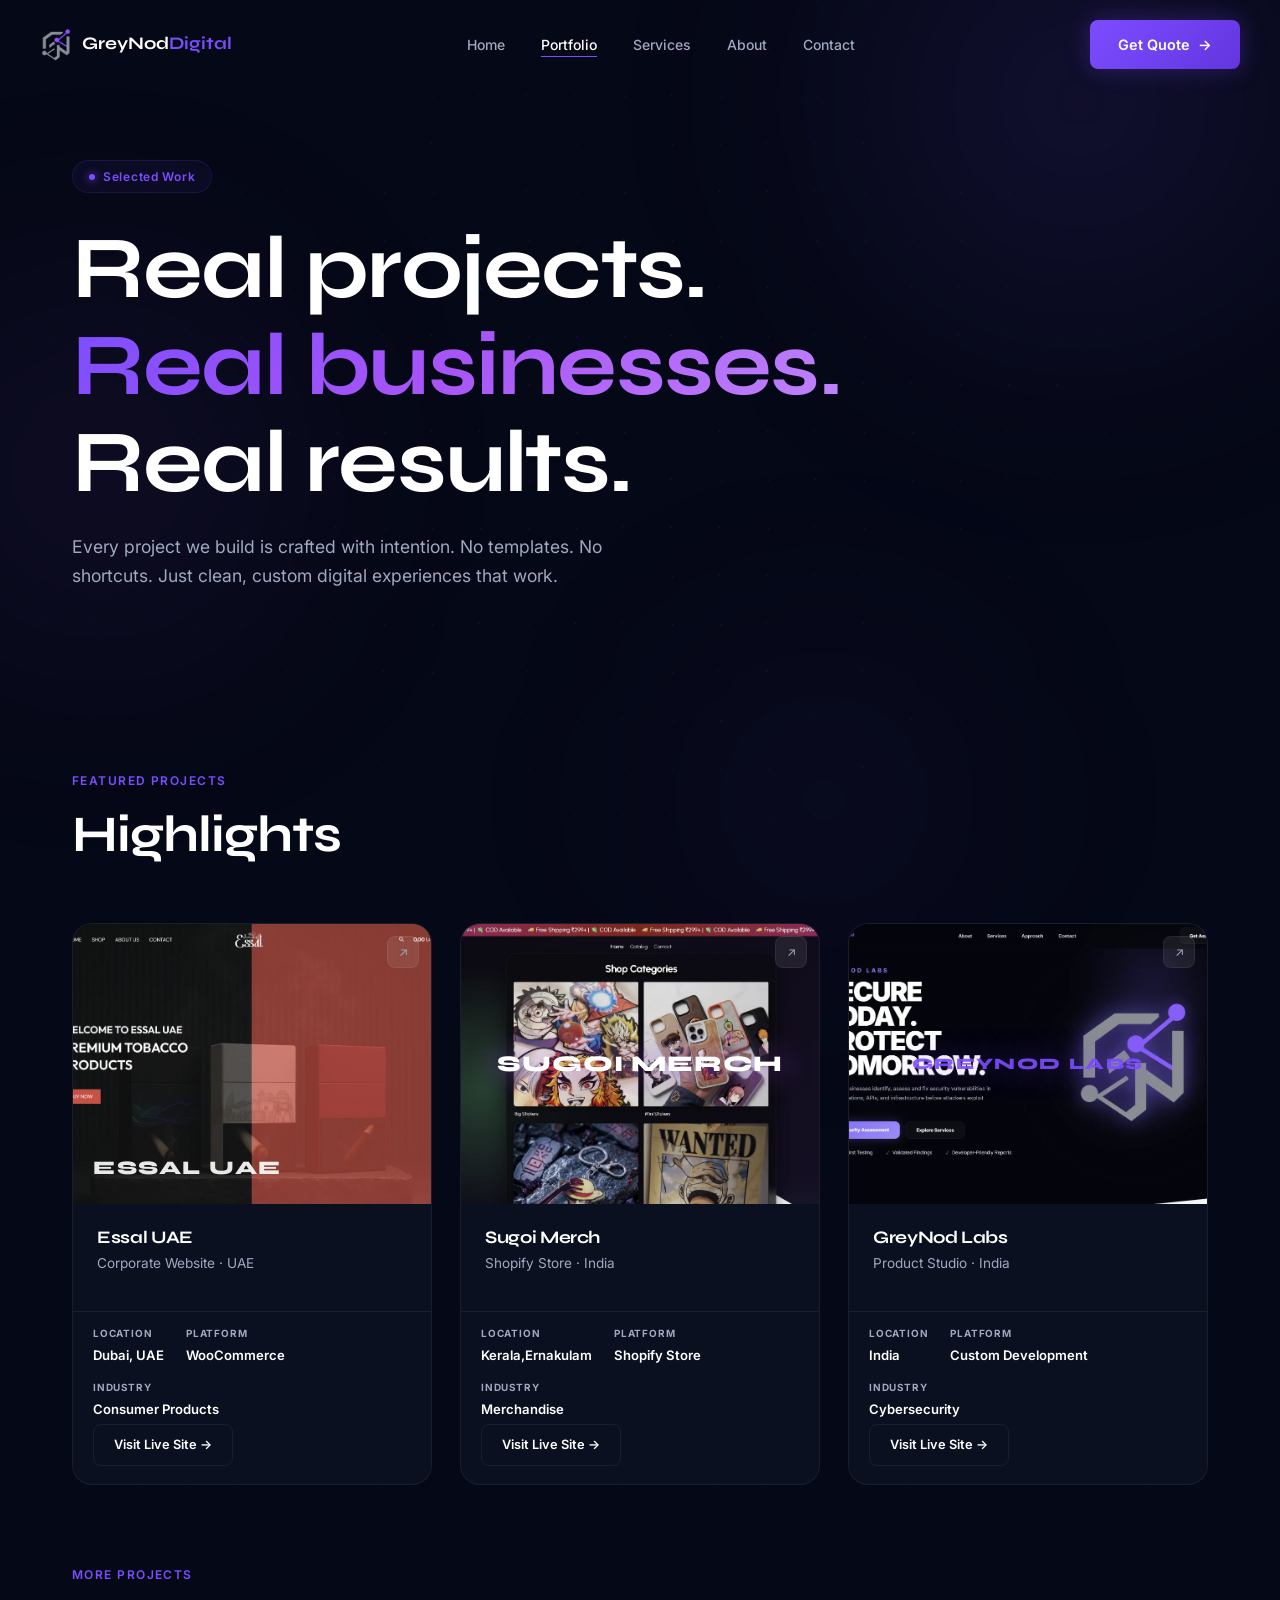
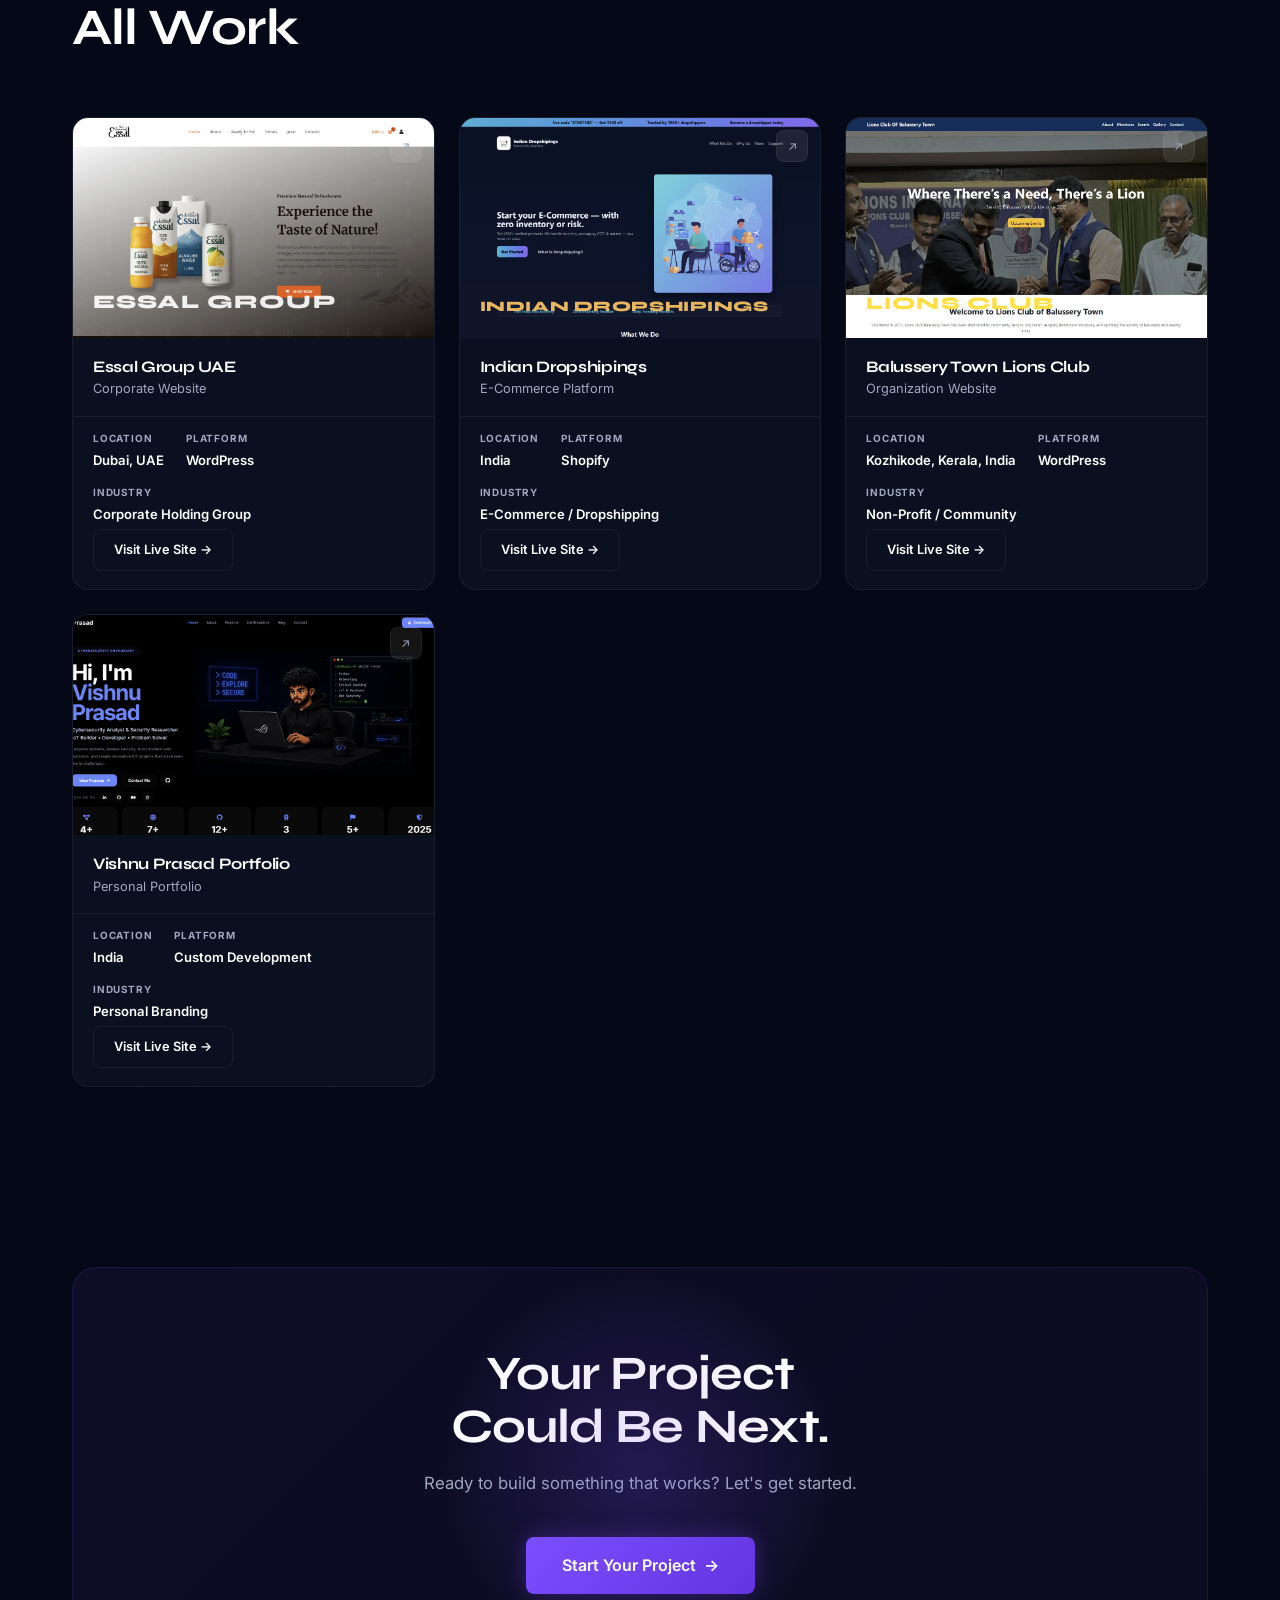
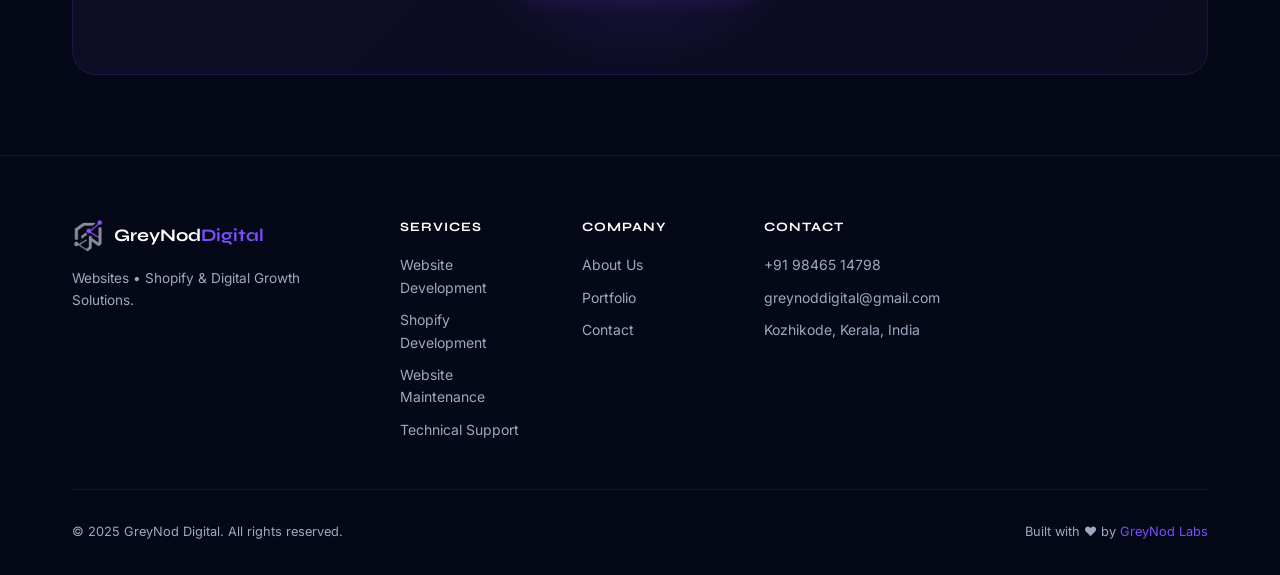
<file: portfolio.html>
<!DOCTYPE html>
<html lang="en">
<head>
  <meta charset="UTF-8" />
  <meta name="viewport" content="width=device-width, initial-scale=1.0" />
  <title>Portfolio — GreyNod Digital</title>
  <meta name="description" content="Real projects built for real businesses. Explore GreyNod Digital's portfolio of websites, Shopify stores, and digital experiences." />
  <link rel="canonical" href="https://greynoddigital.github.io/portfolio.html" />
  <link rel="icon" href="assets/logo/favicon.ico" />
  <meta property="og:type" content="website" />
  <meta property="og:title" content="Portfolio — GreyNod Digital" />
  <meta property="og:description" content="Real projects built for real businesses. Explore GreyNod Digital's portfolio of websites, Shopify stores, and digital experiences." />
  <meta property="og:url" content="https://greynoddigital.github.io/portfolio.html" />
  <meta property="og:image" content="assets/logo/logo.png" />
  <meta name="twitter:card" content="summary_large_image" />
  <meta name="twitter:title" content="Portfolio — GreyNod Digital" />
  <meta name="twitter:description" content="Real projects built for real businesses. Explore GreyNod Digital's portfolio of websites, Shopify stores, and digital experiences." />
  <meta name="twitter:image" content="assets/logo/logo.png" />
  <link rel="preconnect" href="https://fonts.googleapis.com" />
  <link rel="preconnect" href="https://fonts.gstatic.com" crossorigin />
  <link href="https://fonts.googleapis.com/css2?family=Inter:wght@300;400;500;600;700&family=Syne:wght@600;700;800&display=swap" rel="stylesheet" />
  <link rel="stylesheet" href="style.css" />
</head>
<body>

  <!-- BACKGROUND -->
  <canvas id="grid-canvas"></canvas>
  <div class="orb orb-1"></div>
  <div class="orb orb-2"></div>
  <div class="orb orb-3"></div>

  <!-- NAVIGATION -->
  <nav id="navbar">
    <div class="nav-inner">
      <a href="index.html" class="logo">
        <img src="assets/logo/logo.png" alt="GreyNod Digital logo" width="32" height="32">
        <span class="logo-text">GreyNod<span class="logo-accent">Digital</span></span>
      </a>
      <ul class="nav-links">
        <li><a href="index.html">Home</a></li>
        <li><a href="portfolio.html" class="active">Portfolio</a></li>
        <li><a href="services.html">Services</a></li>
        <li><a href="about.html">About</a></li>
        <li><a href="contact.html">Contact</a></li>
      </ul>
      <a href="contact.html" class="btn btn-primary magnetic">Get Quote <span class="btn-arrow">→</span></a>
      <button class="nav-toggle" aria-label="Toggle menu">
        <span></span><span></span><span></span>
      </button>
    </div>
  </nav>

  <!-- PAGE HERO -->
  <div class="page-hero">
    <div class="hero-badge reveal">
      <span class="badge-dot"></span>
      Selected Work
    </div>
    <h1 class="reveal">Real projects.<br/><span class="text-gradient">Real businesses.</span><br/>Real results.</h1>
    <p class="hero-sub reveal">Every project we build is crafted with intention. No templates. No shortcuts. Just clean, custom digital experiences that work.</p>
  </div>

  <!-- FEATURED PROJECTS -->
  <section class="portfolio-featured">
    <div class="container">
      <div class="section-header reveal">
        <p class="eyebrow">Featured Projects</p>
        <h2>Highlights</h2>
      </div>
      <div class="portfolio-featured-grid">

        <!-- Essal UAE -->
        <div class="portfolio-featured-item reveal">
          <div class="portfolio-featured-thumb essal-uae-bg has-photo">
            <img src="assets/portfolio/essal-uae.webp" alt="Essal UAE Website">
            <div class="portfolio-overlay">
              <a href="https://essaluae.com/" class="btn btn-sm btn-primary">View Project →</a>
            </div>
            <span class="portfolio-ext-icon">↗</span>
          </div>
          <div class="portfolio-featured-info">
            <h3>Essal UAE</h3>
            <p>Corporate Website · UAE</p>
          </div>
          <div class="case-meta">
            <div class="case-meta-item"><span class="case-meta-label">Location</span><span class="case-meta-value">Dubai, UAE</span></div>
            <div class="case-meta-item"><span class="case-meta-label">Platform</span><span class="case-meta-value">WooCommerce</span></div>
            <div class="case-meta-item"><span class="case-meta-label">Industry</span><span class="case-meta-value">Consumer Products</span></div>
          </div>
          <a href="https://essaluae.com/" class="btn btn-sm btn-ghost case-live-btn">Visit Live Site →</a>
        </div>

        <!-- Sugoi Merch -->
        <div class="portfolio-featured-item reveal">
          <div class="portfolio-featured-thumb sugoi-port-bg has-photo">
            <img src="assets/portfolio/sugoi-merch.webp" alt="Sugoi Merch Shopify Store">
            <div class="portfolio-overlay">
              <a href=" https://www.sugoimerch.in/" class="btn btn-sm btn-primary">View Project →</a>
            </div>
            <span class="portfolio-ext-icon">↗</span>
          </div>
          <div class="portfolio-featured-info">
            <h3>Sugoi Merch</h3>
            <p>Shopify Store · India</p>
          </div>
          <div class="case-meta">
            <div class="case-meta-item"><span class="case-meta-label">Location</span><span class="case-meta-value">Kerala,Ernakulam</span></div>
            <div class="case-meta-item"><span class="case-meta-label">Platform</span><span class="case-meta-value">Shopify Store</span></div>
            <div class="case-meta-item"><span class="case-meta-label">Industry</span><span class="case-meta-value">Merchandise</span></div>
          </div>
          <a href=" https://www.sugoimerch.in/" class="btn btn-sm btn-ghost case-live-btn">Visit Live Site →</a>
        </div>

        <!-- GreyNod Labs -->
        <div class="portfolio-featured-item reveal">
          <div class="portfolio-featured-thumb greynod-port-bg has-photo">
            <img src="assets/portfolio/greynod-labs.webp" alt="GreyNod Labs">
            <div class="portfolio-overlay">
              <a href="https://greynodlabs.com/" class="btn btn-sm btn-primary">View Project →</a>
            </div>
            <span class="portfolio-ext-icon">↗</span>
          </div>
          <div class="portfolio-featured-info">
            <h3>GreyNod Labs</h3>
            <p>Product Studio · India</p>
          </div>
          <div class="case-meta">
            <div class="case-meta-item"><span class="case-meta-label">Location</span><span class="case-meta-value">India</span></div>
            <div class="case-meta-item"><span class="case-meta-label">Platform</span><span class="case-meta-value">Custom Development</span></div>
            <div class="case-meta-item"><span class="case-meta-label">Industry</span><span class="case-meta-value">Cybersecurity</span></div>
          </div>
          <a href="https://greynodlabs.com/" class="btn btn-sm btn-ghost case-live-btn">Visit Live Site →</a>
        </div>

      </div>

      <!-- MORE PROJECTS -->
      <div class="section-header reveal">
        <p class="eyebrow">More Projects</p>
        <h2>All Work</h2>
      </div>
      <div class="portfolio-grid">
        <div class="portfolio-item reveal" data-category="Corporate Website">
          <div class="portfolio-thumb essal-group-bg has-photo">
            <img src="assets/portfolio/essal-group-uae.webp" alt="Essal Group UAE Website">
            <div class="portfolio-overlay">
              <a href="https://essalgroupuae.com/" class="btn btn-sm btn-primary">View Project →</a>
            </div>
            <span class="portfolio-ext-icon">↗</span>
          </div>
          <div class="portfolio-info">
            <div>
              <h3>Essal Group UAE</h3>
              <p>Corporate Website</p>
            </div>
          </div>
          <div class="case-meta">
            <div class="case-meta-item"><span class="case-meta-label">Location</span><span class="case-meta-value">Dubai, UAE</span></div>
            <div class="case-meta-item"><span class="case-meta-label">Platform</span><span class="case-meta-value">WordPress</span></div>
            <div class="case-meta-item"><span class="case-meta-label">Industry</span><span class="case-meta-value">Corporate Holding Group</span></div>
          </div>
          <a href="https://essalgroupuae.com/" class="btn btn-sm btn-ghost case-live-btn">Visit Live Site →</a>
        </div>

        <div class="portfolio-item reveal" data-category="E-Commerce Platform">
          <div class="portfolio-thumb indian-drop-bg has-photo">
            <img src="assets/portfolio/indian-dropshipings.webp" alt="Indian Dropshipings Website">
            <div class="portfolio-overlay">
              <a href="https://indiandropshipings.com/" class="btn btn-sm btn-primary">View Project →</a>
            </div>
            <span class="portfolio-ext-icon">↗</span>
          </div>
          <div class="portfolio-info">
            <div>
              <h3>Indian Dropshipings</h3>
              <p>E-Commerce Platform</p>
            </div>
          </div>
          <div class="case-meta">
            <div class="case-meta-item"><span class="case-meta-label">Location</span><span class="case-meta-value">India</span></div>
            <div class="case-meta-item"><span class="case-meta-label">Platform</span><span class="case-meta-value">Shopify</span></div>
            <div class="case-meta-item"><span class="case-meta-label">Industry</span><span class="case-meta-value">E-Commerce / Dropshipping</span></div>
          </div>
          <a href=" https://indiandropshipings.com/" class="btn btn-sm btn-ghost case-live-btn">Visit Live Site →</a>
        </div>

        <div class="portfolio-item reveal" data-category="Organization Website">
          <div class="portfolio-thumb lions-bg has-photo">
            <img src="assets/portfolio/lions-club.webp" alt="Balussery Town Lions Club Website">
            <div class="portfolio-overlay">
              <a href="https://balusserytownlionsclub.github.io/" class="btn btn-sm btn-primary">View Project →</a>
            </div>
            <span class="portfolio-ext-icon">↗</span>
          </div>
          <div class="portfolio-info">
            <div>
              <h3>Balussery Town Lions Club</h3>
              <p>Organization Website</p>
            </div>
          </div>
          <div class="case-meta">
            <div class="case-meta-item"><span class="case-meta-label">Location</span><span class="case-meta-value">Kozhikode, Kerala, India</span></div>
            <div class="case-meta-item"><span class="case-meta-label">Platform</span><span class="case-meta-value">WordPress</span></div>
            <div class="case-meta-item"><span class="case-meta-label">Industry</span><span class="case-meta-value">Non-Profit / Community</span></div>
          </div>
          <a href="https://balusserytownlionsclub.github.io/" class="btn btn-sm btn-ghost case-live-btn">Visit Live Site →</a>
        </div>

        <div class="portfolio-item reveal" data-category="Personal Portfolio">
          <div class="portfolio-thumb personal-port-bg has-photo">
            <img src="assets/portfolio/personal-portfolio.webp" alt="Vishnu Prasad Portfolio Website">
            <div class="portfolio-overlay">
              <a href="https://vxnuprasad.github.io/" class="btn btn-sm btn-primary">View Project →</a>
            </div>
            <span class="portfolio-ext-icon">↗</span>
          </div>
          <div class="portfolio-info">
            <div>
              <h3>Vishnu Prasad Portfolio</h3>
              <p>Personal Portfolio</p>
            </div>
          </div>
          <div class="case-meta">
            <div class="case-meta-item"><span class="case-meta-label">Location</span><span class="case-meta-value">India</span></div>
            <div class="case-meta-item"><span class="case-meta-label">Platform</span><span class="case-meta-value">Custom Development</span></div>
            <div class="case-meta-item"><span class="case-meta-label">Industry</span><span class="case-meta-value">Personal Branding</span></div>
          </div>
          <a href="https://vxnuprasad.github.io/" class="btn btn-sm btn-ghost case-live-btn">Visit Live Site →</a>
        </div>
      </div>
    </div>
  </section>

  <!-- CTA -->
  <section class="cta-section">
    <div class="container">
      <div class="cta-inner reveal">
        <div class="cta-orb"></div>
        <h2>Your Project<br/>Could Be Next.</h2>
        <p>Ready to build something that works? Let's get started.</p>
        <a href="contact.html" class="btn btn-primary magnetic btn-lg">Start Your Project <span class="btn-arrow">→</span></a>
      </div>
    </div>
  </section>

  <!-- FOOTER -->
  <footer class="footer">
    <div class="container">
      <div class="footer-top">
        <div class="footer-brand">
          <a href="index.html" class="logo">
            <img src="assets/logo/logo.png" alt="GreyNod Digital logo" width="32" height="32">
            <span class="logo-text">GreyNod<span class="logo-accent">Digital</span></span>
          </a>
          <p class="footer-tagline">Websites • Shopify & Digital Growth Solutions.</p>
        </div>
        <div class="footer-links-group">
          <h5>Services</h5>
          <ul>
            <li><a href="services.html">Website Development</a></li>
            <li><a href="services.html">Shopify Development</a></li>
            <li><a href="services.html">Website Maintenance</a></li>
            <li><a href="services.html">Technical Support</a></li>
          </ul>
        </div>
        <div class="footer-links-group">
          <h5>Company</h5>
          <ul>
            <li><a href="about.html">About Us</a></li>
            <li><a href="portfolio.html">Portfolio</a></li>
            <li><a href="contact.html">Contact</a></li>
          </ul>
        </div>
        <div class="footer-links-group">
          <h5>Contact</h5>
          <ul>
            <li><a href="tel:+919846514798">+91 98465 14798</a></li>
            <li><a href="mailto:greynoddigital@gmail.com">greynoddigital@gmail.com</a></li>
            <li>Kozhikode, Kerala, India</li>
          </ul>
        </div>
      </div>
      <div class="footer-bottom">
        <p>© 2025 GreyNod Digital. All rights reserved.</p>
        <p class="footer-credit">Built with ❤ by <a href="https://greynodlabs.com/">GreyNod Labs</a></p>
      </div>
    </div>
  </footer>

  <script src="main.js"></script>
</body>
</html>
</file>
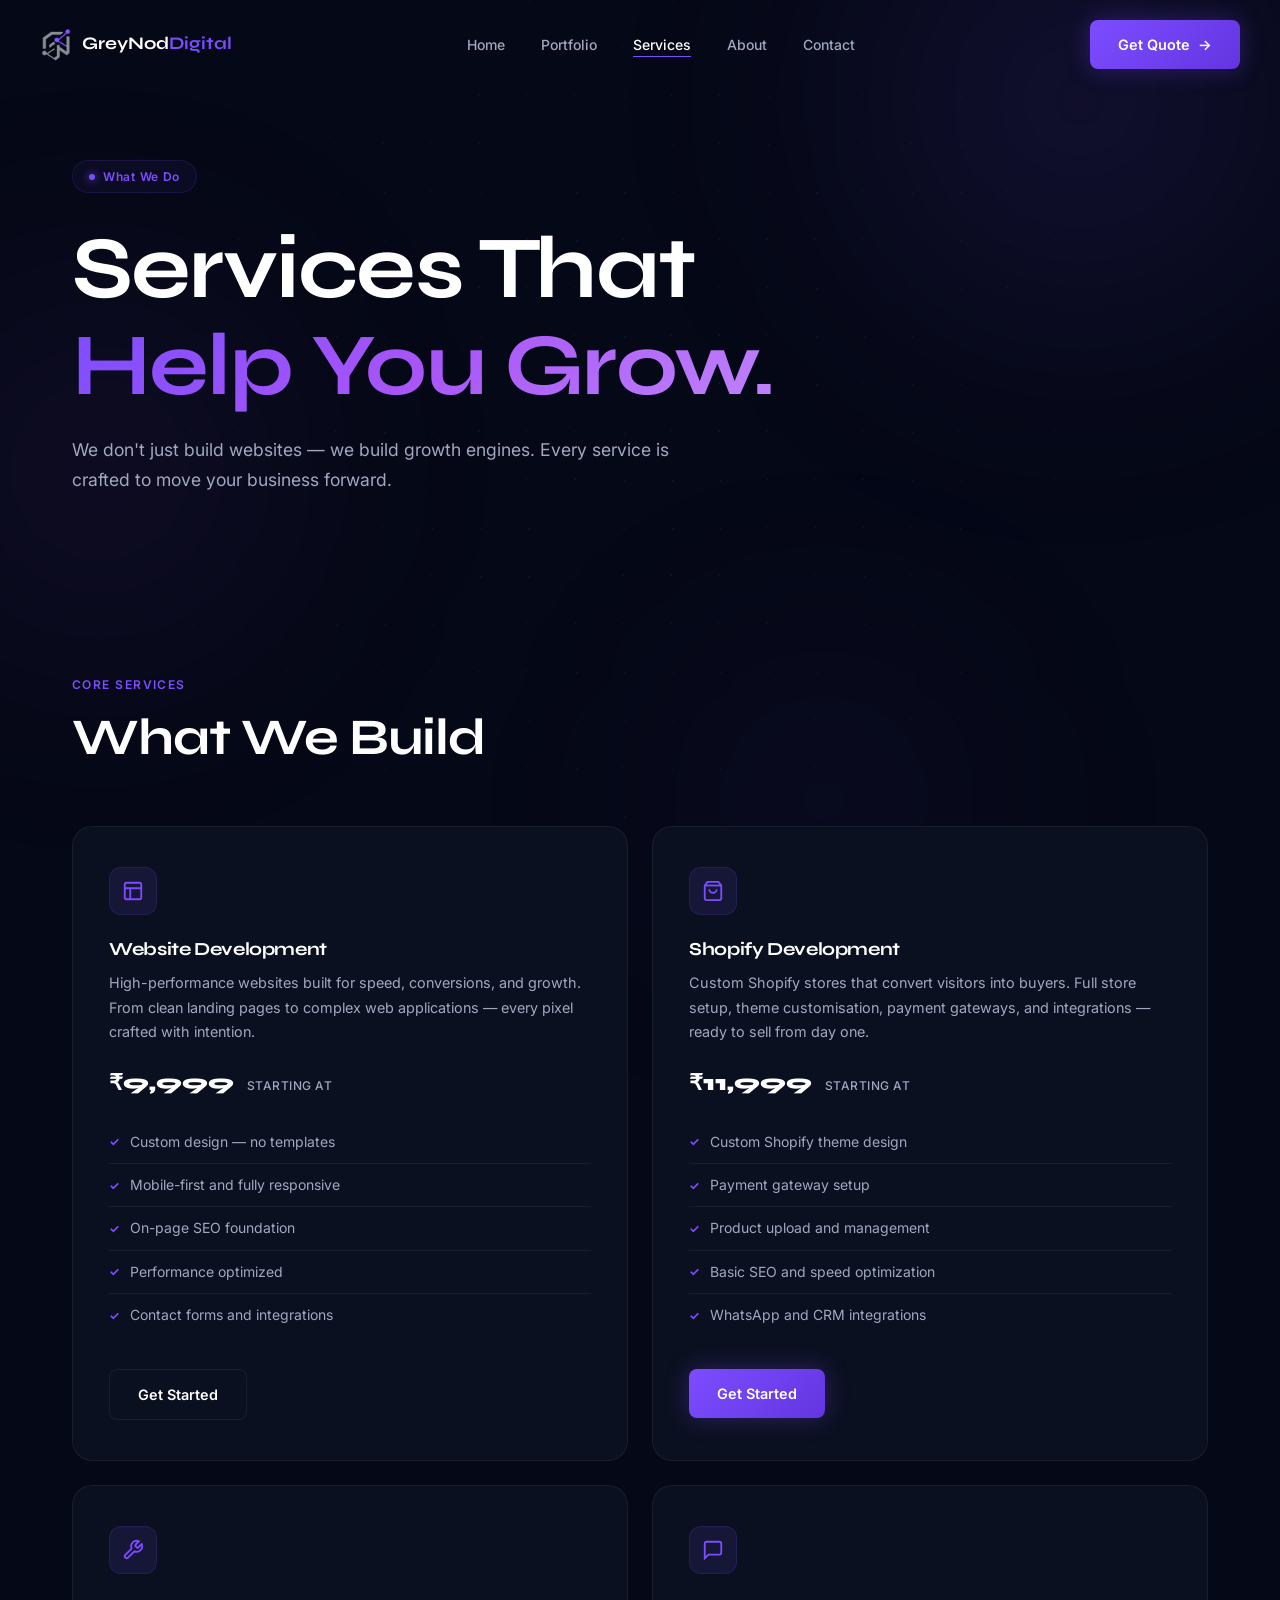
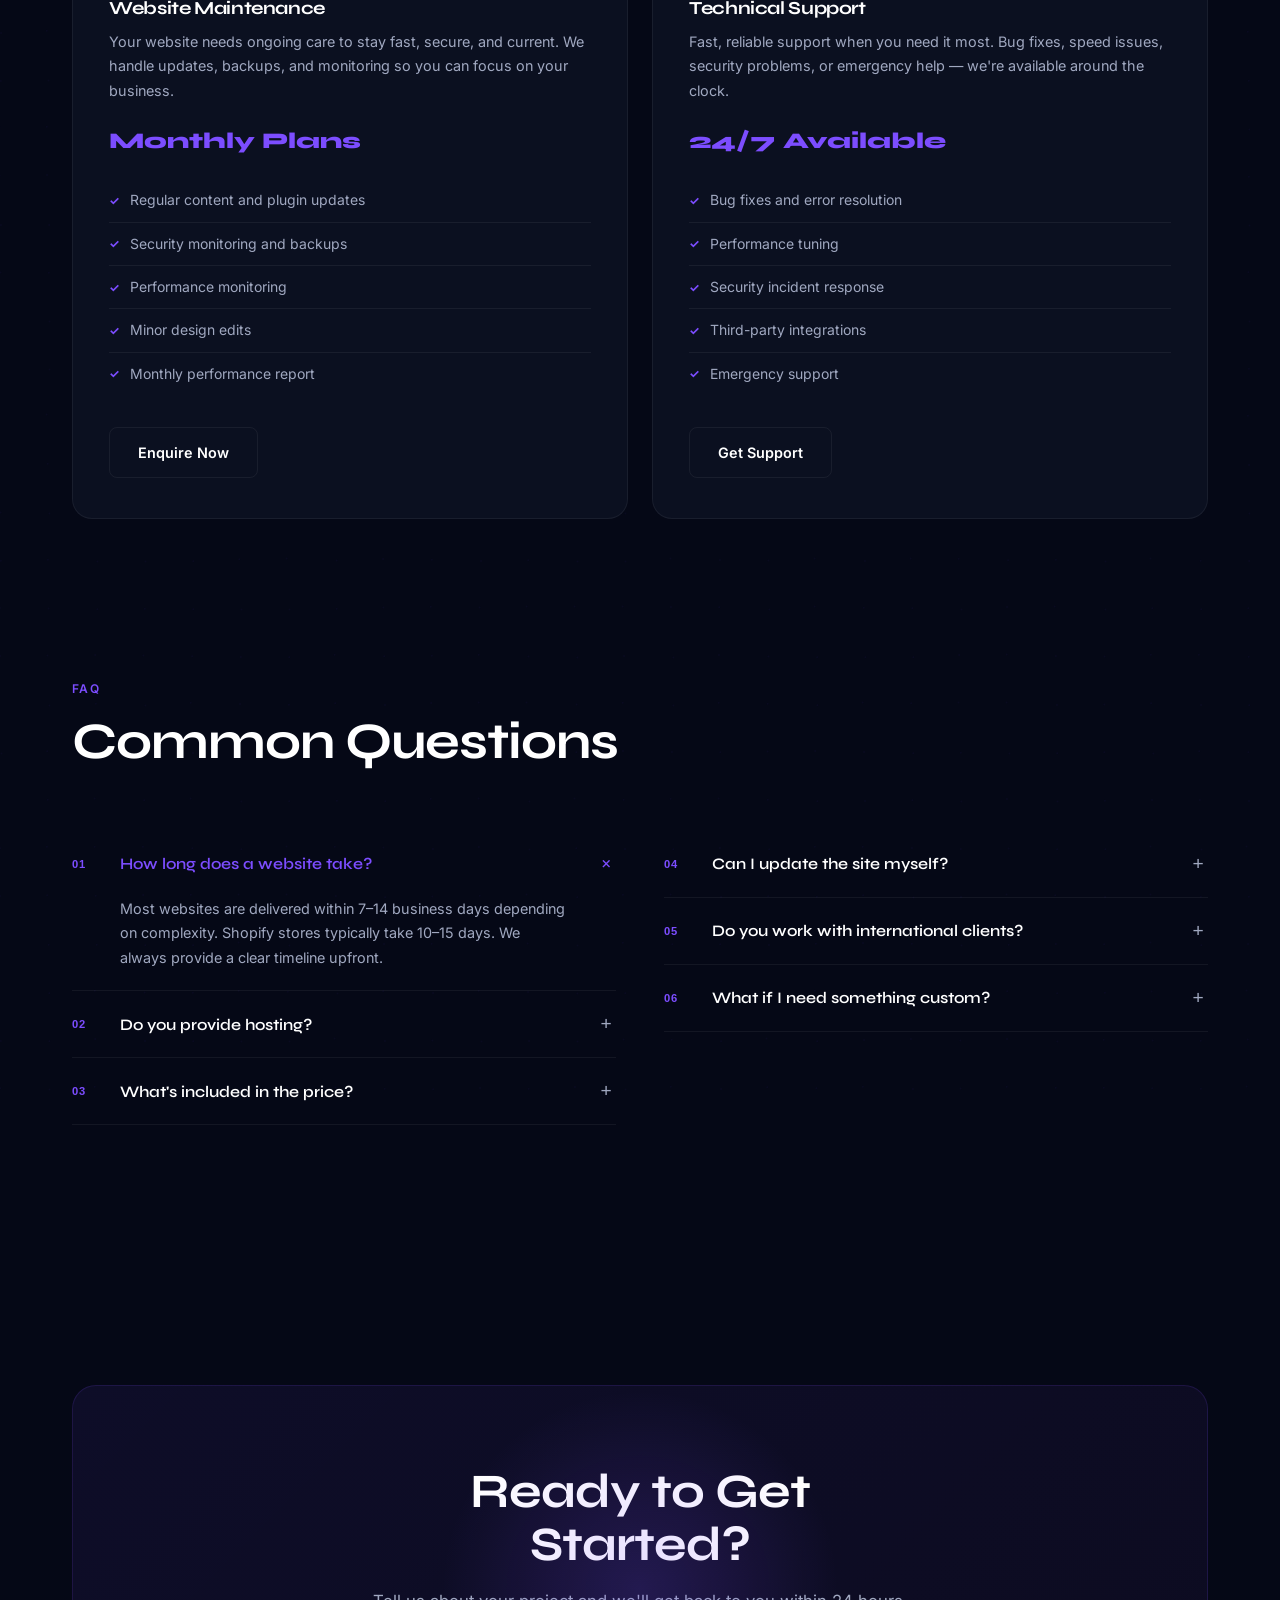
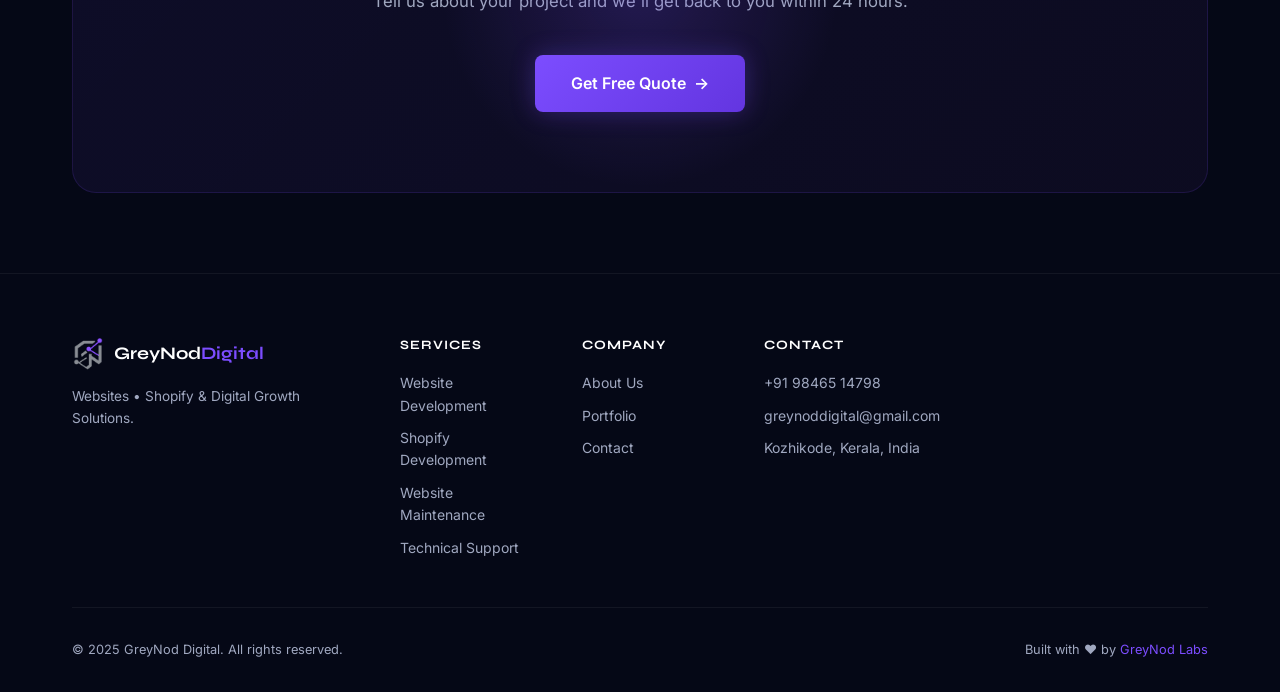
<file: services.html>
<!DOCTYPE html>
<html lang="en">
<head>
  <meta charset="UTF-8" />
  <meta name="viewport" content="width=device-width, initial-scale=1.0" />
  <title>Services — GreyNod Digital</title>
  <meta name="description" content="Website development, Shopify stores, maintenance, and technical support — all at transparent, honest pricing." />
  <link rel="canonical" href="https://greynoddigital.github.io/services.html" />
  <link rel="icon" href="assets/logo/favicon.ico" />
  <meta property="og:type" content="website" />
  <meta property="og:title" content="Services — GreyNod Digital" />
  <meta property="og:description" content="Website development, Shopify stores, maintenance, and technical support — all at transparent, honest pricing." />
  <meta property="og:url" content="https://greynoddigital.github.io/services.html" />
  <meta property="og:image" content="assets/logo/logo.png" />
  <meta name="twitter:card" content="summary_large_image" />
  <meta name="twitter:title" content="Services — GreyNod Digital" />
  <meta name="twitter:description" content="Website development, Shopify stores, maintenance, and technical support — all at transparent, honest pricing." />
  <meta name="twitter:image" content="assets/logo/logo.png" />
  <link rel="preconnect" href="https://fonts.googleapis.com" />
  <link rel="preconnect" href="https://fonts.gstatic.com" crossorigin />
  <link href="https://fonts.googleapis.com/css2?family=Inter:wght@300;400;500;600;700&family=Syne:wght@600;700;800&display=swap" rel="stylesheet" />
  <link rel="stylesheet" href="style.css" />
</head>
<body>

  <!-- BACKGROUND -->
  <canvas id="grid-canvas"></canvas>
  <div class="orb orb-1"></div>
  <div class="orb orb-2"></div>
  <div class="orb orb-3"></div>

  <!-- NAVIGATION -->
  <nav id="navbar">
    <div class="nav-inner">
      <a href="index.html" class="logo">
        <img src="assets/logo/logo.png" alt="GreyNod Digital logo" width="32" height="32">
        <span class="logo-text">GreyNod<span class="logo-accent">Digital</span></span>
      </a>
      <ul class="nav-links">
        <li><a href="index.html">Home</a></li>
        <li><a href="portfolio.html">Portfolio</a></li>
        <li><a href="services.html" class="active">Services</a></li>
        <li><a href="about.html">About</a></li>
        <li><a href="contact.html">Contact</a></li>
      </ul>
      <a href="contact.html" class="btn btn-primary magnetic">Get Quote <span class="btn-arrow">→</span></a>
      <button class="nav-toggle" aria-label="Toggle menu">
        <span></span><span></span><span></span>
      </button>
    </div>
  </nav>

  <!-- PAGE HERO -->
  <div class="page-hero">
    <div class="hero-badge reveal">
      <span class="badge-dot"></span>
      What We Do
    </div>
    <h1 class="reveal">Services That<br/><span class="text-gradient">Help You Grow.</span></h1>
    <p class="hero-sub reveal">We don't just build websites — we build growth engines. Every service is crafted to move your business forward.</p>
  </div>

  <!-- SERVICES GRID -->
  <section style="padding: 60px 0 100px; position: relative; z-index: 1;">
    <div class="container">

      <div class="section-header reveal">
        <p class="eyebrow">Core Services</p>
        <h2>What We Build</h2>
      </div>

      <div class="services-page-grid">

        <!-- Website Development -->
        <div class="service-card reveal">
          <div class="service-card-icon">
            <svg width="22" height="22" viewBox="0 0 24 24" fill="none" stroke="currentColor" stroke-width="2">
              <rect x="3" y="3" width="18" height="18" rx="2"/><path d="M3 9h18M9 21V9"/>
            </svg>
          </div>
          <h3>Website Development</h3>
          <p>High-performance websites built for speed, conversions, and growth. From clean landing pages to complex web applications — every pixel crafted with intention.</p>
          <div class="service-price">₹9,999 <span>starting at</span></div>
          <ul class="plan-features">
            <li>Custom design — no templates</li>
            <li>Mobile-first and fully responsive</li>
            <li>On-page SEO foundation</li>
            <li>Performance optimized</li>
            <li>Contact forms and integrations</li>
          </ul>
          <a href="contact.html" class="btn btn-ghost magnetic">Get Started</a>
        </div>

        <!-- Shopify Development -->
        <div class="service-card reveal">
          <div class="service-card-icon">
            <svg width="22" height="22" viewBox="0 0 24 24" fill="none" stroke="currentColor" stroke-width="2">
              <path d="M6 2L3 6v14a2 2 0 002 2h14a2 2 0 002-2V6l-3-4z"/><line x1="3" y1="6" x2="21" y2="6"/><path d="M16 10a4 4 0 01-8 0"/>
            </svg>
          </div>
          <h3>Shopify Development</h3>
          <p>Custom Shopify stores that convert visitors into buyers. Full store setup, theme customisation, payment gateways, and integrations — ready to sell from day one.</p>
          <div class="service-price">₹11,999 <span>starting at</span></div>
          <ul class="plan-features">
            <li>Custom Shopify theme design</li>
            <li>Payment gateway setup</li>
            <li>Product upload and management</li>
            <li>Basic SEO and speed optimization</li>
            <li>WhatsApp and CRM integrations</li>
          </ul>
          <a href="contact.html" class="btn btn-primary magnetic">Get Started</a>
        </div>

        <!-- Website Maintenance -->
        <div class="service-card reveal">
          <div class="service-card-icon">
            <svg width="22" height="22" viewBox="0 0 24 24" fill="none" stroke="currentColor" stroke-width="2">
              <path d="M14.7 6.3a1 1 0 000 1.4l1.6 1.6a1 1 0 001.4 0l3.77-3.77a6 6 0 01-7.94 7.94l-6.91 6.91a2.12 2.12 0 01-3-3l6.91-6.91a6 6 0 017.94-7.94l-3.76 3.76z"/>
            </svg>
          </div>
          <h3>Website Maintenance</h3>
          <p>Your website needs ongoing care to stay fast, secure, and current. We handle updates, backups, and monitoring so you can focus on your business.</p>
          <div class="service-price" style="color: var(--primary); font-size: 1.4rem;">Monthly Plans</div>
          <ul class="plan-features">
            <li>Regular content and plugin updates</li>
            <li>Security monitoring and backups</li>
            <li>Performance monitoring</li>
            <li>Minor design edits</li>
            <li>Monthly performance report</li>
          </ul>
          <a href="contact.html" class="btn btn-ghost magnetic">Enquire Now</a>
        </div>

        <!-- Technical Support -->
        <div class="service-card reveal">
          <div class="service-card-icon">
            <svg width="22" height="22" viewBox="0 0 24 24" fill="none" stroke="currentColor" stroke-width="2">
              <path d="M21 15a2 2 0 01-2 2H7l-4 4V5a2 2 0 012-2h14a2 2 0 012 2z"/>
            </svg>
          </div>
          <h3>Technical Support</h3>
          <p>Fast, reliable support when you need it most. Bug fixes, speed issues, security problems, or emergency help — we're available around the clock.</p>
          <div class="service-price" style="color: var(--primary); font-size: 1.4rem;">24/7 Available</div>
          <ul class="plan-features">
            <li>Bug fixes and error resolution</li>
            <li>Performance tuning</li>
            <li>Security incident response</li>
            <li>Third-party integrations</li>
            <li>Emergency support</li>
          </ul>
          <a href="contact.html" class="btn btn-ghost magnetic">Get Support</a>
        </div>

      </div>

      <!-- FAQ -->
      <div class="faq-section">
        <div class="section-header reveal">
          <p class="eyebrow">FAQ</p>
          <h2>Common Questions</h2>
        </div>
        <div class="faq-grid">
          <div class="faq-list">
            <div class="accordion-item reveal active">
              <button class="accordion-trigger">
                <span class="acc-num">01</span>
                <span class="acc-title">How long does a website take?</span>
                <span class="acc-icon">+</span>
              </button>
              <div class="accordion-body">
                Most websites are delivered within 7–14 business days depending on complexity. Shopify stores typically take 10–15 days. We always provide a clear timeline upfront.
              </div>
            </div>
            <div class="accordion-item reveal">
              <button class="accordion-trigger">
                <span class="acc-num">02</span>
                <span class="acc-title">Do you provide hosting?</span>
                <span class="acc-icon">+</span>
              </button>
              <div class="accordion-body">
                We guide you through selecting and setting up the right hosting for your project. We don't bundle hosting — this keeps your costs transparent and gives you full ownership.
              </div>
            </div>
            <div class="accordion-item reveal">
              <button class="accordion-trigger">
                <span class="acc-num">03</span>
                <span class="acc-title">What's included in the price?</span>
                <span class="acc-icon">+</span>
              </button>
              <div class="accordion-body">
                Every package includes custom design, development, testing, and deployment. No hidden fees. We'll always discuss any additional costs clearly before proceeding.
              </div>
            </div>
          </div>
          <div class="faq-list">
            <div class="accordion-item reveal">
              <button class="accordion-trigger">
                <span class="acc-num">04</span>
                <span class="acc-title">Can I update the site myself?</span>
                <span class="acc-icon">+</span>
              </button>
              <div class="accordion-body">
                Yes. We build with user-friendly CMS tools where possible and always provide handover documentation. For Shopify stores, you have full admin access from day one.
              </div>
            </div>
            <div class="accordion-item reveal">
              <button class="accordion-trigger">
                <span class="acc-num">05</span>
                <span class="acc-title">Do you work with international clients?</span>
                <span class="acc-icon">+</span>
              </button>
              <div class="accordion-body">
                Absolutely. We've delivered projects in UAE, India, and beyond. Communication happens over WhatsApp, email, or video call — wherever you're most comfortable.
              </div>
            </div>
            <div class="accordion-item reveal">
              <button class="accordion-trigger">
                <span class="acc-num">06</span>
                <span class="acc-title">What if I need something custom?</span>
                <span class="acc-icon">+</span>
              </button>
              <div class="accordion-body">
                Reach out and describe your project. We handle custom requirements regularly — from complex web apps to unique Shopify integrations. Let's talk about what you need.
              </div>
            </div>
          </div>
        </div>
      </div>

    </div>
  </section>

  <!-- CTA -->
  <section class="cta-section">
    <div class="container">
      <div class="cta-inner reveal">
        <div class="cta-orb"></div>
        <h2>Ready to Get<br/>Started?</h2>
        <p>Tell us about your project and we'll get back to you within 24 hours.</p>
        <a href="contact.html" class="btn btn-primary magnetic btn-lg">Get Free Quote <span class="btn-arrow">→</span></a>
      </div>
    </div>
  </section>

  <!-- FOOTER -->
  <footer class="footer">
    <div class="container">
      <div class="footer-top">
        <div class="footer-brand">
          <a href="index.html" class="logo">
            <img src="assets/logo/logo.png" alt="GreyNod Digital logo" width="32" height="32">
            <span class="logo-text">GreyNod<span class="logo-accent">Digital</span></span>
          </a>
          <p class="footer-tagline">Websites • Shopify & Digital Growth Solutions.</p>
        </div>
        <div class="footer-links-group">
          <h5>Services</h5>
          <ul>
            <li><a href="services.html">Website Development</a></li>
            <li><a href="services.html">Shopify Development</a></li>
            <li><a href="services.html">Website Maintenance</a></li>
            <li><a href="services.html">Technical Support</a></li>
          </ul>
        </div>
        <div class="footer-links-group">
          <h5>Company</h5>
          <ul>
            <li><a href="about.html">About Us</a></li>
            <li><a href="portfolio.html">Portfolio</a></li>
            <li><a href="contact.html">Contact</a></li>
          </ul>
        </div>
        <div class="footer-links-group">
          <h5>Contact</h5>
          <ul>
            <li><a href="tel:+919846514798">+91 98465 14798</a></li>
            <li><a href="mailto:greynoddigital@gmail.com">greynoddigital@gmail.com</a></li>
            <li>Kozhikode, Kerala, India</li>
          </ul>
        </div>
      </div>
      <div class="footer-bottom">
        <p>© 2025 GreyNod Digital. All rights reserved.</p>
        <p class="footer-credit">Built with ❤ by <a href="https://greynodlabs.com/">GreyNod Labs</a></p>
      </div>
    </div>
  </footer>

  <script src="main.js"></script>
</body>
</html>
</file>
<file: style.css>
/* =============================================
   GREYNOD DIGITAL — PREMIUM STYLESHEET v2
   ============================================= */

*, *::before, *::after {
  box-sizing: border-box;
  margin: 0;
  padding: 0;
}

:root {
  --primary: #7C4DFF;
  --glow: #A855F7;
  --bg: #050816;
  --card: #0B1020;
  --card2: #0D1428;
  --white: #FFFFFF;
  --secondary: #A0A8C0;
  --border: rgba(124, 77, 255, 0.15);
  --border-subtle: rgba(255,255,255,0.06);
  --font-display: 'Syne', sans-serif;
  --font-body: 'Inter', sans-serif;
  --transition: 0.4s cubic-bezier(0.4, 0, 0.2, 1);
}

html {
  scroll-behavior: smooth;
  font-size: 16px;
}

body {
  background: var(--bg);
  color: var(--white);
  font-family: var(--font-body);
  overflow-x: hidden;
  line-height: 1.6;
}

/* ---- CANVAS BACKGROUND ---- */
#grid-canvas {
  position: fixed;
  inset: 0;
  z-index: 0;
  pointer-events: none;
  opacity: 0.35;
}

/* ---- ORB BLOBS ---- */
.orb {
  position: fixed;
  border-radius: 50%;
  filter: blur(120px);
  pointer-events: none;
  z-index: 0;
  animation: orbFloat 8s ease-in-out infinite alternate;
}
.orb-1 {
  width: 600px; height: 600px;
  background: radial-gradient(circle, rgba(124,77,255,0.18) 0%, transparent 70%);
  top: -200px; right: -100px;
  animation-delay: 0s;
}
.orb-2 {
  width: 500px; height: 500px;
  background: radial-gradient(circle, rgba(168,85,247,0.12) 0%, transparent 70%);
  bottom: 20%; left: -150px;
  animation-delay: -3s;
}
.orb-3 {
  width: 400px; height: 400px;
  background: radial-gradient(circle, rgba(124,77,255,0.1) 0%, transparent 70%);
  bottom: -100px; right: 20%;
  animation-delay: -6s;
}
@keyframes orbFloat {
  from { transform: translate(0, 0) scale(1); }
  to { transform: translate(40px, 60px) scale(1.08); }
}

/* ---- LAYOUT ---- */
.container {
  max-width: 1200px;
  margin: 0 auto;
  padding: 0 32px;
  position: relative;
  z-index: 1;
}

/* ---- TYPOGRAPHY ---- */
h1, h2, h3, h4, h5 {
  font-family: var(--font-display);
  font-weight: 700;
  line-height: 1.1;
  letter-spacing: -0.02em;
}

h1 { font-size: clamp(3rem, 7vw, 5.5rem); }
h2 { font-size: clamp(2rem, 4vw, 3.2rem); }
h3 { font-size: 1.25rem; }

.text-gradient {
  background: linear-gradient(135deg, var(--primary), var(--glow), #c084fc);
  -webkit-background-clip: text;
  -webkit-text-fill-color: transparent;
  background-clip: text;
}

.eyebrow {
  font-size: 0.75rem;
  font-weight: 600;
  letter-spacing: 0.12em;
  text-transform: uppercase;
  color: var(--primary);
  margin-bottom: 16px;
}

/* ---- BUTTONS ---- */
.btn {
  display: inline-flex;
  align-items: center;
  gap: 8px;
  padding: 13px 28px;
  border-radius: 8px;
  font-family: var(--font-body);
  font-size: 0.9rem;
  font-weight: 600;
  cursor: pointer;
  text-decoration: none;
  border: none;
  transition: all var(--transition);
  position: relative;
  overflow: hidden;
}
.btn::after {
  content: '';
  position: absolute;
  inset: 0;
  background: white;
  opacity: 0;
  transition: opacity 0.2s;
}
.btn:hover::after { opacity: 0.06; }

.btn-primary {
  background: linear-gradient(135deg, var(--primary), #6335e0);
  color: white;
  box-shadow: 0 0 24px rgba(124,77,255,0.3);
}
.btn-primary:hover {
  box-shadow: 0 0 40px rgba(124,77,255,0.55), 0 8px 32px rgba(124,77,255,0.3);
  transform: translateY(-1px);
}
.btn-ghost {
  background: transparent;
  color: var(--white);
  border: 1px solid var(--border-subtle);
}
.btn-ghost:hover {
  border-color: var(--primary);
  box-shadow: 0 0 20px rgba(124,77,255,0.15);
  transform: translateY(-1px);
}
.btn-sm {
  padding: 10px 20px;
  font-size: 0.8rem;
}
.btn-lg {
  padding: 16px 36px;
  font-size: 1rem;
}
.btn-arrow {
  transition: transform 0.3s;
}
.btn:hover .btn-arrow { transform: translateX(4px); }
.w-full { width: 100%; justify-content: center; }

.link-arrow {
  color: var(--primary);
  text-decoration: none;
  font-size: 0.875rem;
  font-weight: 600;
  transition: gap 0.2s, opacity 0.2s;
  display: inline-flex;
  align-items: center;
  gap: 4px;
}
.link-arrow:hover { opacity: 0.8; gap: 8px; }
.link-arrow-sm {
  color: var(--secondary);
  text-decoration: none;
  font-size: 0.8rem;
  font-weight: 500;
  transition: color 0.2s;
  white-space: nowrap;
}
.link-arrow-sm:hover { color: var(--primary); }

/* ---- REVEAL ANIMATION ---- */
.reveal {
  opacity: 0;
  transform: translateY(28px);
  transition: opacity 0.7s cubic-bezier(0.4,0,0.2,1), transform 0.7s cubic-bezier(0.4,0,0.2,1);
}
.reveal.visible {
  opacity: 1;
  transform: translateY(0);
}

/* ---- SECTION CTA ---- */
.section-cta {
  text-align: center;
  margin-top: 48px;
}

/* ============================================
   NAVIGATION
   ============================================ */
#navbar {
  position: fixed;
  top: 0;
  left: 0;
  right: 0;
  z-index: 100;
  padding: 20px 32px;
  transition: all 0.4s;
}
#navbar.scrolled {
  padding: 14px 32px;
  background: rgba(5, 8, 22, 0.85);
  backdrop-filter: blur(24px);
  border-bottom: 1px solid var(--border-subtle);
}
.nav-inner {
  max-width: 1200px;
  margin: 0 auto;
  display: flex;
  align-items: center;
  gap: 48px;
}
.logo {
  display: flex;
  align-items: center;
  gap: 10px;
  text-decoration: none;
  flex-shrink: 0;
}
/* Logo image sizing — when SVG file is added */
.logo img {
  width: 32px;
  height: 32px;
  object-fit: contain;
}
.logo-text {
  font-family: var(--font-display);
  font-size: 1.1rem;
  font-weight: 700;
  color: var(--white);
}
.logo-accent {
  color: var(--primary);
}
.nav-links {
  display: flex;
  list-style: none;
  gap: 36px;
  margin: 0 auto;
}
.nav-links a {
  color: var(--secondary);
  text-decoration: none;
  font-size: 0.875rem;
  font-weight: 500;
  transition: color 0.2s;
  position: relative;
}
.nav-links a::after {
  content: '';
  position: absolute;
  bottom: -4px;
  left: 0;
  width: 0;
  height: 1px;
  background: var(--primary);
  transition: width 0.3s;
}
.nav-links a:hover { color: var(--white); }
.nav-links a:hover::after { width: 100%; }
.nav-links a.active { color: var(--white); }
.nav-links a.active::after { width: 100%; }
.nav-toggle {
  display: none;
  flex-direction: column;
  gap: 5px;
  background: none;
  border: none;
  cursor: pointer;
  padding: 4px;
  margin-left: auto;
}
.nav-toggle span {
  display: block;
  width: 22px;
  height: 2px;
  background: var(--white);
  border-radius: 2px;
  transition: all 0.3s;
}

/* ============================================
   HERO
   ============================================ */
.hero {
  min-height: 100vh;
  display: grid;
  grid-template-columns: 1fr 1fr;
  align-items: center;
  gap: 60px;
  padding: 120px 32px 80px;
  max-width: 1200px;
  margin: 0 auto;
  position: relative;
  z-index: 1;
}
.hero-badge {
  display: inline-flex;
  align-items: center;
  gap: 8px;
  padding: 6px 16px;
  border: 1px solid var(--border);
  border-radius: 100px;
  font-size: 0.75rem;
  font-weight: 600;
  letter-spacing: 0.06em;
  color: var(--primary);
  margin-bottom: 28px;
  background: rgba(124,77,255,0.06);
}
.badge-dot {
  width: 6px;
  height: 6px;
  border-radius: 50%;
  background: var(--primary);
  box-shadow: 0 0 8px var(--primary);
  animation: pulse 2s ease-in-out infinite;
}
@keyframes pulse {
  0%, 100% { opacity: 1; transform: scale(1); }
  50% { opacity: 0.5; transform: scale(0.8); }
}
.hero-headline {
  margin-bottom: 24px;
  line-height: 1.08;
}
.hero-sub {
  color: var(--secondary);
  font-size: 1.1rem;
  line-height: 1.7;
  margin-bottom: 40px;
  max-width: 480px;
}
.hero-actions {
  display: flex;
  gap: 16px;
  flex-wrap: wrap;
}
.scroll-hint {
  position: absolute;
  bottom: 40px;
  left: 50%;
  transform: translateX(-50%);
  display: flex;
  align-items: center;
  gap: 10px;
  color: var(--secondary);
  font-size: 0.75rem;
  letter-spacing: 0.1em;
  text-transform: uppercase;
  text-decoration: none;
  transition: color 0.2s;
}
.scroll-hint:hover { color: var(--white); }
.scroll-dot {
  width: 8px;
  height: 8px;
  border-radius: 50%;
  border: 1px solid var(--secondary);
  animation: scrollBounce 2s ease-in-out infinite;
}
@keyframes scrollBounce {
  0%, 100% { transform: translateY(0); }
  50% { transform: translateY(6px); }
}

/* ---- HERO CARDS ---- */
.hero-visual {
  position: relative;
  height: 520px;
  perspective: 1200px;
}
.project-card {
  position: absolute;
  width: 220px;
  border-radius: 16px;
  border: 1px solid var(--border);
  background: var(--card);
  overflow: hidden;
  cursor: pointer;
  transition: transform 0.4s cubic-bezier(0.4,0,0.2,1), box-shadow 0.4s;
  will-change: transform;
}
.project-card:hover {
  transform: translateY(-10px) scale(1.03) !important;
}
.card-1 {
  top: 40px;
  left: 0;
  transform: rotate(-6deg) translateZ(0);
  animation: floatCard1 5s ease-in-out infinite alternate;
  z-index: 3;
}
.card-2 {
  top: 80px;
  left: 120px;
  transform: rotate(2deg) translateZ(30px);
  animation: floatCard2 6s ease-in-out infinite alternate;
  z-index: 4;
  width: 240px;
}
.card-3 {
  top: 260px;
  left: 240px;
  transform: rotate(-3deg) translateZ(60px);
  animation: floatCard3 7s ease-in-out infinite alternate;
  z-index: 5;
}
@keyframes floatCard1 {
  from { transform: rotate(-6deg) translateY(0); }
  to { transform: rotate(-6deg) translateY(-16px); }
}
@keyframes floatCard2 {
  from { transform: rotate(2deg) translateY(0); }
  to { transform: rotate(2deg) translateY(-20px); }
}
@keyframes floatCard3 {
  from { transform: rotate(-3deg) translateY(0); }
  to { transform: rotate(-3deg) translateY(-12px); }
}
.card-screen {
  height: 160px;
  overflow: hidden;
  position: relative;
}
.card-screen-bar {
  position: absolute;
  top: 0;
  left: 0;
  right: 0;
  height: 20px;
  background: rgba(255,255,255,0.04);
  border-bottom: 1px solid var(--border-subtle);
  display: flex;
  align-items: center;
  padding: 0 8px;
  gap: 4px;
  z-index: 2;
}
.card-screen-bar::before {
  content: ''; width: 6px; height: 6px;
  border-radius: 50%; background: #ff5f57;
  box-shadow: 10px 0 0 #febc2e, 20px 0 0 #28c840;
}
.card-img-block {
  position: absolute;
  inset: 20px 0 0;
  background-size: cover;
  background-position: center top;
  overflow: hidden;
}
/* Screenshot image inside card — add when ready */
.card-screenshot {
  width: 100%;
  height: 100%;
  object-fit: cover;
  object-position: top;
  display: block;
}
.essal-bg {
  background: linear-gradient(135deg, #0a192f 0%, #1a3a5c 50%, #0d2137 100%);
}
.essal-bg::after {
  content: 'ESSAL UAE';
  position: absolute;
  bottom: 12px;
  left: 12px;
  font-family: var(--font-display);
  font-size: 0.65rem;
  font-weight: 700;
  color: rgba(255,255,255,0.9);
  letter-spacing: 0.08em;
}
.sugoi-bg {
  background: linear-gradient(135deg, #1a0a2e 0%, #3d1076 50%, #1a0a2e 100%);
  display: flex;
  align-items: center;
  justify-content: center;
}
.card-brand-text {
  font-family: var(--font-display);
  font-size: 1rem;
  font-weight: 800;
  color: white;
  text-align: center;
  line-height: 1.1;
  letter-spacing: 0.04em;
  text-shadow: 0 0 20px rgba(168,85,247,0.6);
}
.greynod-bg {
  background: linear-gradient(135deg, #0a0818 0%, #1a1040 50%, #0a0818 100%);
  display: flex;
  align-items: center;
  justify-content: center;
}
.card-label {
  padding: 12px 14px;
  border-top: 1px solid var(--border-subtle);
  display: flex;
  flex-direction: column;
  gap: 2px;
}
.card-name {
  font-family: var(--font-display);
  font-size: 0.8rem;
  font-weight: 700;
  color: var(--white);
}
.card-type {
  font-size: 0.7rem;
  color: var(--secondary);
}
.card-glow {
  position: absolute;
  inset: -1px;
  border-radius: 16px;
  opacity: 0;
  transition: opacity 0.4s;
  pointer-events: none;
  box-shadow: 0 0 40px rgba(124,77,255,0.5), inset 0 0 20px rgba(124,77,255,0.1);
}
.glow-pink { box-shadow: 0 0 40px rgba(168,85,247,0.5), inset 0 0 20px rgba(168,85,247,0.1); }
.glow-cyan { box-shadow: 0 0 40px rgba(99,102,241,0.5), inset 0 0 20px rgba(99,102,241,0.1); }
.project-card:hover .card-glow { opacity: 1; }

/* ============================================
   TRUST — Static, no marquee
   ============================================ */
.trust {
  padding: 56px 0;
  border-top: 1px solid var(--border-subtle);
  border-bottom: 1px solid var(--border-subtle);
  position: relative;
  z-index: 1;
}
.trust-label {
  font-size: 0.7rem;
  font-weight: 600;
  letter-spacing: 0.12em;
  text-transform: uppercase;
  color: var(--secondary);
  margin-bottom: 28px;
  text-align: center;
}
.trust-logos {
  display: flex;
  align-items: center;
  justify-content: center;
  flex-wrap: wrap;
  gap: 0;
}
.trust-logos span {
  padding: 10px 28px;
  font-family: var(--font-display);
  font-size: 0.9rem;
  font-weight: 700;
  color: rgba(255,255,255,0.28);
  border-right: 1px solid var(--border-subtle);
  white-space: nowrap;
  transition: color 0.25s;
  letter-spacing: 0.02em;
}
.trust-logos span:last-child { border-right: none; }
.trust-logos span:hover { color: rgba(255,255,255,0.65); }

/* ============================================
   STATS — Premium glass cards (compact, Vercel/Stripe-style)
   ============================================ */
.stats {
  padding: 56px 0;
  position: relative;
  z-index: 1;
}
.stats-cols {
  display: grid;
  grid-template-columns: repeat(4, 1fr);
  gap: 16px;
  max-width: 920px;
  margin: 0 auto;
}
.stat-col {
  text-align: center;
  padding: 28px 20px;
  border-radius: 16px;
  border: 1px solid var(--border-subtle);
  background: rgba(255,255,255,0.025);
  backdrop-filter: blur(20px);
  transition: border-color 0.3s, transform 0.3s, background 0.3s;
}
.stat-col:hover {
  border-color: var(--border);
  background: rgba(124,77,255,0.06);
  transform: translateY(-4px);
}
.stat-divider { display: none; }
.stat-number {
  font-family: var(--font-display);
  font-size: clamp(1.9rem, 3vw, 2.6rem);
  font-weight: 800;
  background: linear-gradient(135deg, var(--white), var(--glow));
  -webkit-background-clip: text;
  -webkit-text-fill-color: transparent;
  background-clip: text;
  margin-bottom: 6px;
  line-height: 1;
  letter-spacing: -0.02em;
}
.stat-label {
  color: var(--secondary);
  font-size: 0.78rem;
  font-weight: 500;
  letter-spacing: 0.02em;
}

/* ============================================
   SERVICES
   ============================================ */
.services {
  padding: 100px 0;
  position: relative;
  z-index: 1;
}
.services-layout {
  display: grid;
  grid-template-columns: 380px 1fr;
  gap: 80px;
  align-items: start;
}
.services-left h2 {
  margin-bottom: 20px;
}
.services-desc {
  color: var(--secondary);
  line-height: 1.7;
  margin-bottom: 32px;
}
.accordion-item {
  border-bottom: 1px solid var(--border-subtle);
  overflow: hidden;
}
.accordion-trigger {
  width: 100%;
  display: flex;
  align-items: center;
  gap: 20px;
  padding: 22px 0;
  background: none;
  border: none;
  cursor: pointer;
  color: var(--white);
  text-align: left;
  transition: all 0.2s;
}
.accordion-trigger:hover { padding-left: 4px; }
.acc-num {
  font-size: 0.7rem;
  font-weight: 700;
  color: var(--primary);
  letter-spacing: 0.08em;
  min-width: 28px;
}
.acc-title {
  font-family: var(--font-display);
  font-size: 1rem;
  font-weight: 600;
  flex: 1;
  transition: color 0.2s;
}
.accordion-item.active .acc-title,
.accordion-trigger:hover .acc-title { color: var(--primary); }
.acc-icon {
  font-size: 1.2rem;
  font-weight: 300;
  color: var(--secondary);
  transition: transform 0.3s, color 0.2s;
  min-width: 20px;
  text-align: center;
}
.accordion-item.active .acc-icon {
  transform: rotate(45deg);
  color: var(--primary);
}
.accordion-body {
  max-height: 0;
  overflow: hidden;
  color: var(--secondary);
  font-size: 0.9rem;
  line-height: 1.7;
  transition: max-height 0.4s cubic-bezier(0.4,0,0.2,1), padding 0.4s;
  padding: 0 48px 0 48px;
}
.accordion-item.active .accordion-body {
  max-height: 120px;
  padding: 0 48px 20px 48px;
}

/* ============================================
   PORTFOLIO
   ============================================ */
.portfolio {
  padding: 100px 0;
  position: relative;
  z-index: 1;
}
.section-header {
  margin-bottom: 60px;
}
.section-header h2 {
  margin-bottom: 16px;
}
.section-sub {
  color: var(--secondary);
  font-size: 1rem;
  line-height: 1.6;
  max-width: 480px;
}
.portfolio-grid {
  display: grid;
  grid-template-columns: repeat(3, 1fr);
  gap: 24px;
}
.portfolio-item {
  border-radius: 16px;
  overflow: hidden;
  border: 1px solid var(--border-subtle);
  background: var(--card);
  transition: border-color 0.3s, transform 0.4s cubic-bezier(0.4,0,0.2,1), box-shadow 0.4s;
  cursor: pointer;
}
.portfolio-item:hover {
  border-color: var(--border);
  transform: translateY(-8px);
  box-shadow: 0 24px 60px rgba(0,0,0,0.4), 0 0 40px rgba(124,77,255,0.1);
}
.portfolio-thumb {
  height: 220px;
  position: relative;
  overflow: hidden;
}
/* Screenshot image inside portfolio thumb */
.portfolio-thumb img {
  width: 100%;
  height: 100%;
  object-fit: cover;
  object-position: top;
  display: block;
}
.portfolio-overlay {
  position: absolute;
  inset: 0;
  background: rgba(5, 8, 22, 0.7);
  display: flex;
  align-items: center;
  justify-content: center;
  opacity: 0;
  transition: opacity 0.3s;
}
.portfolio-item:hover .portfolio-overlay { opacity: 1; }
.portfolio-ext-icon {
  position: absolute;
  top: 12px;
  right: 12px;
  width: 32px;
  height: 32px;
  background: rgba(255,255,255,0.08);
  border: 1px solid var(--border-subtle);
  border-radius: 8px;
  display: flex;
  align-items: center;
  justify-content: center;
  font-size: 0.75rem;
  color: var(--secondary);
  z-index: 2;
  transition: background 0.2s, color 0.2s;
}
.portfolio-item:hover .portfolio-ext-icon {
  background: var(--primary);
  color: white;
}
.portfolio-info {
  padding: 20px;
  display: flex;
  justify-content: space-between;
  align-items: flex-end;
  gap: 12px;
}
.portfolio-info h3 {
  font-size: 1rem;
  margin-bottom: 4px;
  color: var(--white);
}
.portfolio-info p {
  font-size: 0.8rem;
  color: var(--secondary);
}
.case-meta {
  display: flex;
  flex-wrap: wrap;
  gap: 14px 22px;
  padding: 14px 20px 0;
  margin-top: -4px;
  border-top: 1px solid var(--border-subtle);
}
.case-meta-item {
  display: flex;
  flex-direction: column;
  gap: 3px;
}
.case-meta-label {
  font-size: 0.62rem;
  font-weight: 700;
  text-transform: uppercase;
  letter-spacing: 0.08em;
  color: var(--secondary);
}
.case-meta-value {
  font-size: 0.82rem;
  font-weight: 600;
  color: var(--white);
}
.case-live-btn {
  margin: 4px 20px 18px;
}

/* Real screenshot present — suppress placeholder label/pattern */
.has-photo::before,
.has-photo::after { content: none; }
.card-img-block.has-photo { display: block; }

/* Portfolio thumbnail placeholder backgrounds */
.essal-group-bg {
  background: linear-gradient(135deg, #0a1628 0%, #1a3a5c 40%, #0f2644 100%);
  position: relative;
}
.essal-group-bg::before {
  content: '';
  position: absolute;
  inset: 0;
  background: url("data:image/svg+xml,%3Csvg width='60' height='60' viewBox='0 0 60 60' xmlns='http://www.w3.org/2000/svg'%3E%3Cg fill='none' fill-rule='evenodd'%3E%3Cg fill='%23ffffff' fill-opacity='0.03'%3E%3Cpath d='M36 34v-4h-2v4h-4v2h4v4h2v-4h4v-2h-4zm0-30V0h-2v4h-4v2h4v4h2V6h4V4h-4zM6 34v-4H4v4H0v2h4v4h2v-4h4v-2H6zM6 4V0H4v4H0v2h4v4h2V6h4V4H6z'/%3E%3C/g%3E%3C/g%3E%3C/svg%3E");
}
.essal-group-bg::after {
  content: 'ESSAL GROUP';
  position: absolute;
  bottom: 20px;
  left: 20px;
  font-family: var(--font-display);
  font-size: 1.2rem;
  font-weight: 800;
  color: rgba(255,255,255,0.9);
  letter-spacing: 0.06em;
}
.indian-drop-bg {
  background: linear-gradient(135deg, #1a0f00 0%, #3d2200 50%, #1a0f00 100%);
}
.indian-drop-bg::after {
  content: 'INDIAN DROPSHIPINGS';
  position: absolute;
  bottom: 20px;
  left: 20px;
  font-family: var(--font-display);
  font-size: 0.9rem;
  font-weight: 800;
  color: rgba(255,200,100,0.9);
  letter-spacing: 0.04em;
}
.sugoi-port-bg {
  background: linear-gradient(135deg, #1a0a2e 0%, #3d1076 50%, #1a0a2e 100%);
  display: flex;
  align-items: center;
  justify-content: center;
}
.sugoi-port-bg::after {
  content: 'SUGOI MERCH';
  position: absolute;
  font-family: var(--font-display);
  font-size: 1.4rem;
  font-weight: 800;
  color: white;
  letter-spacing: 0.04em;
  text-shadow: 0 0 30px rgba(168,85,247,0.8);
}
.lions-bg {
  background: linear-gradient(135deg, #0a1a0a 0%, #1a3a1a 50%, #0a1a0a 100%);
}
.lions-bg::after {
  content: 'LIONS CLUB';
  position: absolute;
  bottom: 20px;
  left: 20px;
  font-family: var(--font-display);
  font-size: 1.1rem;
  font-weight: 800;
  color: rgba(255,220,50,0.9);
  letter-spacing: 0.06em;
}
.essal-uae-bg {
  background: linear-gradient(135deg, #0a192f 0%, #1e3a5f 50%, #0a192f 100%);
}
.essal-uae-bg::after {
  content: 'ESSAL UAE';
  position: absolute;
  bottom: 20px;
  left: 20px;
  font-family: var(--font-display);
  font-size: 1.2rem;
  font-weight: 800;
  color: rgba(255,255,255,0.9);
  letter-spacing: 0.08em;
}
.greynod-port-bg {
  background: linear-gradient(135deg, #050818 0%, #1a1050 50%, #050818 100%);
  display: flex;
  align-items: center;
  justify-content: center;
}
.greynod-port-bg::after {
  content: 'GREYNOD LABS';
  position: absolute;
  font-family: var(--font-display);
  font-size: 1rem;
  font-weight: 800;
  color: rgba(124,77,255,0.9);
  letter-spacing: 0.1em;
  text-shadow: 0 0 30px rgba(124,77,255,0.6);
}

.personal-port-bg {
  background: linear-gradient(135deg, #0d0d1a 0%, #241a40 50%, #0d0d1a 100%);
}

/* ============================================
   PROCESS
   ============================================ */
.process {
  padding: 100px 0;
  position: relative;
  z-index: 1;
}
.process .section-header {
  margin-bottom: 80px;
}
.process-timeline {
  position: relative;
}
.process-line {
  position: absolute;
  top: 32px;
  left: 32px;
  right: 32px;
  height: 1px;
  background: linear-gradient(90deg, var(--primary), var(--glow), var(--primary));
  opacity: 0.3;
}
.process-steps {
  display: grid;
  grid-template-columns: repeat(6, 1fr);
  gap: 20px;
  position: relative;
}
.process-step {
  display: flex;
  flex-direction: column;
  align-items: center;
  text-align: center;
  cursor: pointer;
  transition: transform 0.3s;
}
.process-step:hover { transform: translateY(-4px); }
.step-node {
  width: 64px;
  height: 64px;
  border-radius: 50%;
  border: 1px solid var(--border-subtle);
  background: var(--card);
  display: flex;
  align-items: center;
  justify-content: center;
  color: var(--secondary);
  margin-bottom: 24px;
  transition: all 0.3s;
  position: relative;
  z-index: 2;
}
.process-step.active .step-node,
.process-step:hover .step-node {
  border-color: var(--primary);
  background: rgba(124,77,255,0.1);
  color: var(--primary);
  box-shadow: 0 0 24px rgba(124,77,255,0.3);
}
.step-num {
  font-size: 0.65rem;
  font-weight: 700;
  letter-spacing: 0.1em;
  color: var(--primary);
  margin-bottom: 6px;
  display: block;
}
.step-content h4 {
  font-size: 0.95rem;
  margin-bottom: 8px;
  color: var(--white);
}
.step-content p {
  font-size: 0.8rem;
  color: var(--secondary);
  line-height: 1.5;
}

/* ============================================
   PRICING — 3 plans per brief
   ============================================ */
.pricing {
  padding: 100px 0;
  position: relative;
  z-index: 1;
}
.pricing-grid {
  display: grid;
  grid-template-columns: repeat(3, 1fr);
  gap: 20px;
}
.pricing-card {
  border-radius: 16px;
  border: 1px solid var(--border-subtle);
  background: var(--card);
  overflow: hidden;
  transition: transform 0.4s, box-shadow 0.4s, border-color 0.3s;
}
.pricing-card:hover {
  transform: translateY(-6px);
  border-color: var(--border);
  box-shadow: 0 20px 60px rgba(0,0,0,0.3);
}
.pricing-card.featured {
  border-color: var(--primary);
  background: linear-gradient(160deg, rgba(124,77,255,0.12) 0%, var(--card) 60%);
  box-shadow: 0 0 40px rgba(124,77,255,0.2), 0 20px 60px rgba(0,0,0,0.3);
}
.pricing-card.featured:hover {
  box-shadow: 0 0 60px rgba(124,77,255,0.35), 0 24px 70px rgba(0,0,0,0.4);
}
.pricing-card-inner {
  padding: 36px 32px;
}
.plan-name {
  font-family: var(--font-display);
  font-size: 1.1rem;
  font-weight: 700;
  margin-bottom: 4px;
}
.plan-sub {
  color: var(--secondary);
  font-size: 0.8rem;
  margin-bottom: 28px;
}
.plan-price {
  font-family: var(--font-display);
  font-size: clamp(2rem, 3vw, 2.6rem);
  font-weight: 800;
  color: var(--white);
  margin-bottom: 6px;
  line-height: 1;
  display: flex;
  align-items: baseline;
  gap: 0;
}
.plan-from {
  font-family: var(--font-body);
  font-size: 0.7rem;
  font-weight: 500;
  color: var(--secondary);
  letter-spacing: 0.04em;
  text-transform: uppercase;
  margin-left: 8px;
  align-self: flex-end;
  margin-bottom: 2px;
}
.custom-price {
  font-size: 1.8rem;
  color: var(--primary);
  display: block;
}
.custom-desc {
  color: var(--secondary);
  font-size: 0.85rem;
  line-height: 1.65;
  margin-bottom: 28px;
  margin-top: 16px;
}
.plan-features {
  list-style: none;
  margin-bottom: 32px;
  margin-top: 20px;
}
.plan-features li {
  padding: 10px 0;
  font-size: 0.875rem;
  color: var(--secondary);
  border-bottom: 1px solid var(--border-subtle);
  display: flex;
  align-items: center;
  gap: 10px;
}
.plan-features li::before {
  content: '✓';
  color: var(--primary);
  font-size: 0.75rem;
  font-weight: 700;
  flex-shrink: 0;
}
.plan-features li:last-child { border-bottom: none; }

/* ============================================
   CTA
   ============================================ */
.cta-section {
  padding: 80px 0;
  position: relative;
  z-index: 1;
}
.cta-inner {
  border-radius: 24px;
  border: 1px solid var(--border);
  background: linear-gradient(135deg, rgba(124,77,255,0.08) 0%, rgba(168,85,247,0.05) 100%);
  padding: 80px 64px;
  text-align: center;
  position: relative;
  overflow: hidden;
}
.cta-orb {
  position: absolute;
  width: 400px;
  height: 400px;
  border-radius: 50%;
  background: radial-gradient(circle, rgba(124,77,255,0.2) 0%, transparent 70%);
  top: 50%;
  left: 50%;
  transform: translate(-50%, -50%);
  pointer-events: none;
  animation: orbFloat 6s ease-in-out infinite alternate;
}
.cta-inner h2 {
  font-size: clamp(2rem, 4vw, 3rem);
  margin-bottom: 16px;
}
.cta-inner p {
  color: var(--secondary);
  margin-bottom: 40px;
  font-size: 1.05rem;
}

/* ============================================
   CONTACT
   ============================================ */
.contact {
  padding: 100px 0;
  position: relative;
  z-index: 1;
}
.contact-layout {
  display: grid;
  grid-template-columns: 400px 1fr;
  gap: 80px;
  align-items: start;
}
.contact-left h2 { margin-bottom: 32px; }
.contact-details { display: flex; flex-direction: column; gap: 16px; }
.contact-item {
  display: flex;
  align-items: center;
  gap: 12px;
  color: var(--secondary);
  font-size: 0.9rem;
  text-decoration: none;
  transition: color 0.2s;
}
.contact-item:hover { color: var(--white); }
.contact-icon { font-size: 1rem; }
.contact-form { display: flex; flex-direction: column; gap: 20px; }
.form-row { display: grid; grid-template-columns: 1fr 1fr; gap: 20px; }
.form-group { display: flex; flex-direction: column; gap: 8px; }
.form-group label {
  font-size: 0.8rem;
  font-weight: 600;
  color: var(--secondary);
  letter-spacing: 0.04em;
}
.form-group input,
.form-group select,
.form-group textarea {
  background: var(--card);
  border: 1px solid var(--border-subtle);
  border-radius: 10px;
  padding: 13px 16px;
  color: var(--white);
  font-family: var(--font-body);
  font-size: 0.9rem;
  outline: none;
  transition: border-color 0.2s, box-shadow 0.2s;
  -webkit-appearance: none;
}
.form-group select option { background: var(--card); }
.form-group input::placeholder,
.form-group textarea::placeholder { color: rgba(160,168,192,0.5); }
.form-group input:focus,
.form-group select:focus,
.form-group textarea:focus {
  border-color: var(--primary);
  box-shadow: 0 0 0 3px rgba(124,77,255,0.1);
}
.form-group textarea { resize: vertical; min-height: 110px; }

/* ============================================
   FOOTER
   ============================================ */
.footer {
  border-top: 1px solid var(--border-subtle);
  padding: 64px 0 32px;
  position: relative;
  z-index: 1;
}
.footer-top {
  display: grid;
  grid-template-columns: 280px 1fr 1fr 1fr 220px;
  gap: 48px;
  margin-bottom: 48px;
}
.footer-brand .logo { margin-bottom: 16px; }
.footer-tagline {
  color: var(--secondary);
  font-size: 0.85rem;
  line-height: 1.6;
  margin-bottom: 24px;
}
.social-links {
  display: flex;
  gap: 12px;
}
.social-links a {
  width: 36px;
  height: 36px;
  border: 1px solid var(--border-subtle);
  border-radius: 8px;
  display: flex;
  align-items: center;
  justify-content: center;
  color: var(--secondary);
  text-decoration: none;
  transition: all 0.2s;
}
.social-links a:hover {
  border-color: var(--primary);
  color: var(--primary);
  background: rgba(124,77,255,0.08);
}
.footer-links-group h5 {
  font-size: 0.8rem;
  font-weight: 700;
  letter-spacing: 0.08em;
  text-transform: uppercase;
  color: var(--white);
  margin-bottom: 20px;
}
.footer-links-group ul {
  list-style: none;
  display: flex;
  flex-direction: column;
  gap: 10px;
}
.footer-links-group ul li,
.footer-links-group ul li a {
  color: var(--secondary);
  text-decoration: none;
  font-size: 0.875rem;
  transition: color 0.2s;
}
.footer-links-group ul li a:hover { color: var(--white); }
.newsletter-desc {
  color: var(--secondary);
  font-size: 0.8rem;
  line-height: 1.6;
  margin-bottom: 16px;
}
.newsletter-form {
  display: flex;
  gap: 0;
  border: 1px solid var(--border-subtle);
  border-radius: 10px;
  overflow: hidden;
}
.newsletter-form input {
  flex: 1;
  background: var(--card);
  border: none;
  padding: 12px 14px;
  color: var(--white);
  font-family: var(--font-body);
  font-size: 0.875rem;
  outline: none;
}
.newsletter-form input::placeholder { color: rgba(160,168,192,0.5); }
.newsletter-btn {
  padding: 12px 18px;
  background: var(--primary);
  border: none;
  color: white;
  cursor: pointer;
  font-size: 1rem;
  transition: background 0.2s;
}
.newsletter-btn:hover { background: var(--glow); }
.footer-bottom {
  padding-top: 32px;
  border-top: 1px solid var(--border-subtle);
  display: flex;
  justify-content: space-between;
  align-items: center;
  color: var(--secondary);
  font-size: 0.8rem;
}
.footer-credit a {
  color: var(--primary);
  text-decoration: none;
}

/* ============================================
   PAGE HERO (inner pages)
   ============================================ */
.page-hero {
  padding: 160px 32px 80px;
  max-width: 1200px;
  margin: 0 auto;
  position: relative;
  z-index: 1;
}
.page-hero h1 {
  margin-bottom: 20px;
}
.page-hero .hero-sub {
  max-width: 600px;
}

/* ============================================
   PORTFOLIO PAGE
   ============================================ */
.portfolio-featured {
  padding: 60px 0 100px;
  position: relative;
  z-index: 1;
}
.portfolio-featured-grid {
  display: grid;
  grid-template-columns: repeat(3, 1fr);
  gap: 28px;
  margin-bottom: 80px;
}
.portfolio-featured-item {
  border-radius: 20px;
  overflow: hidden;
  border: 1px solid var(--border-subtle);
  background: var(--card);
  transition: transform 0.4s cubic-bezier(0.4,0,0.2,1), box-shadow 0.4s, border-color 0.3s;
}
.portfolio-featured-item:hover {
  transform: translateY(-10px);
  border-color: var(--border);
  box-shadow: 0 30px 70px rgba(0,0,0,0.4), 0 0 50px rgba(124,77,255,0.12);
}
.portfolio-featured-thumb {
  height: 280px;
  position: relative;
  overflow: hidden;
}
.portfolio-featured-thumb img {
  width: 100%;
  height: 100%;
  object-fit: cover;
  object-position: top;
  display: block;
}
.portfolio-featured-info {
  padding: 24px;
}
.portfolio-featured-info h3 {
  font-size: 1.1rem;
  margin-bottom: 6px;
}
.portfolio-featured-info p {
  font-size: 0.85rem;
  color: var(--secondary);
  margin-bottom: 16px;
}

/* ============================================
   ABOUT PAGE
   ============================================ */
.about-story {
  padding: 60px 0 100px;
  position: relative;
  z-index: 1;
}
.about-grid {
  display: grid;
  grid-template-columns: 1fr 1fr;
  gap: 80px;
  align-items: center;
  margin-bottom: 100px;
}
.about-text h2 { margin-bottom: 20px; }
.about-text p {
  color: var(--secondary);
  line-height: 1.8;
  margin-bottom: 16px;
  font-size: 1rem;
}
.about-visual {
  border-radius: 20px;
  border: 1px solid var(--border);
  background: linear-gradient(135deg, rgba(124,77,255,0.08) 0%, var(--card) 100%);
  padding: 48px;
  display: flex;
  flex-direction: column;
  gap: 24px;
}
.about-value {
  display: flex;
  gap: 16px;
  align-items: flex-start;
}
.about-value-icon {
  width: 40px;
  height: 40px;
  border-radius: 10px;
  border: 1px solid var(--border);
  background: rgba(124,77,255,0.1);
  display: flex;
  align-items: center;
  justify-content: center;
  color: var(--primary);
  flex-shrink: 0;
}
.about-value-content h4 {
  font-size: 0.95rem;
  margin-bottom: 4px;
}
.about-value-content p {
  font-size: 0.85rem;
  color: var(--secondary);
  line-height: 1.5;
}
.credibility-row {
  display: flex;
  flex-wrap: wrap;
  gap: 12px;
  margin-top: 28px;
}
.credibility-chip {
  display: flex;
  align-items: center;
  gap: 8px;
  padding: 10px 18px;
  border: 1px solid var(--border);
  border-radius: 100px;
  background: rgba(124,77,255,0.06);
  font-size: 0.82rem;
  font-weight: 600;
  color: var(--white);
}
.credibility-chip .chip-dot {
  width: 6px;
  height: 6px;
  border-radius: 50%;
  background: var(--glow);
  flex-shrink: 0;
}
.tech-grid {
  display: grid;
  grid-template-columns: repeat(4, 1fr);
  gap: 16px;
  margin-top: 48px;
}
.tech-item {
  border: 1px solid var(--border-subtle);
  border-radius: 12px;
  background: var(--card);
  padding: 20px 16px;
  text-align: center;
  transition: border-color 0.2s, transform 0.3s;
  font-size: 0.85rem;
  color: var(--secondary);
  font-weight: 500;
}
.tech-item:hover {
  border-color: var(--border);
  transform: translateY(-3px);
  color: var(--white);
}

/* ============================================
   SERVICES PAGE
   ============================================ */
.services-page-grid {
  display: grid;
  grid-template-columns: 1fr 1fr;
  gap: 24px;
  margin-bottom: 80px;
}
.service-card {
  border: 1px solid var(--border-subtle);
  border-radius: 20px;
  background: var(--card);
  padding: 40px 36px;
  transition: border-color 0.3s, transform 0.4s, box-shadow 0.4s;
}
.service-card:hover {
  border-color: var(--border);
  transform: translateY(-6px);
  box-shadow: 0 20px 60px rgba(0,0,0,0.3);
}
.service-card-icon {
  width: 48px;
  height: 48px;
  border-radius: 12px;
  border: 1px solid var(--border);
  background: rgba(124,77,255,0.1);
  display: flex;
  align-items: center;
  justify-content: center;
  color: var(--primary);
  margin-bottom: 24px;
}
.service-card h3 {
  font-size: 1.15rem;
  margin-bottom: 12px;
}
.service-card p {
  color: var(--secondary);
  font-size: 0.9rem;
  line-height: 1.7;
  margin-bottom: 20px;
}
.service-card .service-price {
  font-family: var(--font-display);
  font-size: 1.4rem;
  font-weight: 800;
  color: var(--white);
  margin-bottom: 20px;
}
.service-card .service-price span {
  font-family: var(--font-body);
  font-size: 0.75rem;
  font-weight: 500;
  color: var(--secondary);
  text-transform: uppercase;
  letter-spacing: 0.04em;
  margin-left: 6px;
}

/* FAQ */
.faq-section {
  padding: 80px 0;
  position: relative;
  z-index: 1;
}
.faq-grid {
  display: grid;
  grid-template-columns: 1fr 1fr;
  gap: 48px;
  align-items: start;
}
.faq-list { display: flex; flex-direction: column; }

/* ============================================
   HOW IT WORKS (contact page)
   ============================================ */
.how-it-works {
  padding: 20px 0 80px;
  position: relative;
  z-index: 1;
}
.how-grid {
  display: grid;
  grid-template-columns: repeat(3, 1fr);
  gap: 24px;
  margin-top: 40px;
}
.how-step {
  border: 1px solid var(--border-subtle);
  border-radius: 16px;
  background: var(--card);
  padding: 28px 24px;
  transition: border-color 0.2s, transform 0.3s;
}
.how-step:hover {
  border-color: var(--border);
  transform: translateY(-4px);
}
.how-step-num {
  width: 40px;
  height: 40px;
  border-radius: 10px;
  border: 1px solid var(--border);
  background: rgba(124,77,255,0.1);
  color: var(--primary);
  font-family: var(--font-display);
  font-weight: 800;
  font-size: 0.9rem;
  display: flex;
  align-items: center;
  justify-content: center;
  margin-bottom: 16px;
}
.how-step h4 {
  font-size: 1rem;
  margin-bottom: 6px;
}
.how-step p {
  font-size: 0.85rem;
  color: var(--secondary);
  line-height: 1.5;
}

/* ============================================
   CONTACT PAGE
   ============================================ */
.contact-page {
  padding: 60px 0 100px;
  position: relative;
  z-index: 1;
}
.contact-page-grid {
  display: grid;
  grid-template-columns: 380px 1fr;
  gap: 80px;
  align-items: start;
}
.contact-methods {
  display: flex;
  flex-direction: column;
  gap: 16px;
  margin-bottom: 40px;
}
.contact-method-card {
  border: 1px solid var(--border-subtle);
  border-radius: 16px;
  background: var(--card);
  padding: 20px 24px;
  display: flex;
  align-items: center;
  gap: 16px;
  text-decoration: none;
  transition: border-color 0.2s, transform 0.3s;
  color: var(--white);
}
.contact-method-card:hover {
  border-color: var(--border);
  transform: translateX(4px);
}
.contact-method-icon {
  width: 44px;
  height: 44px;
  border-radius: 10px;
  border: 1px solid var(--border);
  background: rgba(124,77,255,0.1);
  display: flex;
  align-items: center;
  justify-content: center;
  color: var(--primary);
  flex-shrink: 0;
}
.contact-method-info h4 {
  font-size: 0.9rem;
  margin-bottom: 2px;
}
.contact-method-info p {
  font-size: 0.8rem;
  color: var(--secondary);
}

/* ============================================
   RESPONSIVE
   ============================================ */
@media (max-width: 1100px) {
  .footer-top {
    grid-template-columns: 1fr 1fr 1fr;
  }
  .footer-brand { grid-column: 1 / -1; }
  .services-layout { grid-template-columns: 1fr; gap: 48px; }
  .services-left { max-width: 500px; }
  .about-grid { gap: 48px; }
  .portfolio-featured-grid { grid-template-columns: repeat(2, 1fr); }
}

@media (max-width: 900px) {
  .hero {
    grid-template-columns: 1fr;
    text-align: center;
    padding: 120px 32px 60px;
    gap: 40px;
  }
  .hero-sub { margin: 0 auto 40px; }
  .hero-actions { justify-content: center; }
  .hero-visual {
    height: 320px;
    width: 100%;
    max-width: 500px;
    margin: 0 auto;
  }
  .card-1 { left: 0; width: 180px; }
  .card-2 { left: 80px; width: 200px; }
  .card-3 { left: 160px; top: 180px; }
  .scroll-hint { display: none; }
  .stats-cols { flex-wrap: wrap; }
  .stat-col { flex: 0 0 50%; }
  .stat-divider:nth-child(4) { display: none; }
  .stat-divider:nth-child(6) { display: none; }
  .portfolio-grid { grid-template-columns: repeat(2, 1fr); }
  .portfolio-featured-grid { grid-template-columns: 1fr; }
  .process-steps { grid-template-columns: repeat(3, 1fr); }
  .process-line { display: none; }
  .contact-layout { grid-template-columns: 1fr; gap: 48px; }
  .contact-page-grid { grid-template-columns: 1fr; gap: 48px; }
  .form-row { grid-template-columns: 1fr; }
  .trust-logos span { padding: 10px 16px; font-size: 0.8rem; }
  .pricing-grid { grid-template-columns: 1fr; max-width: 480px; margin: 0 auto; }
  .about-grid { grid-template-columns: 1fr; }
  .services-page-grid { grid-template-columns: 1fr; }
  .faq-grid { grid-template-columns: 1fr; }
  .tech-grid { grid-template-columns: repeat(3, 1fr); }
  .stats-cols { grid-template-columns: repeat(2, 1fr); }
  .how-grid { grid-template-columns: 1fr; }
}

@media (max-width: 640px) {
  h1 { font-size: 2.6rem; }
  h2 { font-size: 2rem; }
  .container { padding: 0 20px; }
  #navbar { padding: 16px 20px; }
  #navbar.scrolled { padding: 12px 20px; }
  .nav-links { display: none; }
  .nav-links.open {
    display: flex;
    flex-direction: column;
    position: fixed;
    top: 0; left: 0; right: 0; bottom: 0;
    background: rgba(5,8,22,0.98);
    backdrop-filter: blur(20px);
    align-items: center;
    justify-content: center;
    gap: 32px;
    z-index: 99;
  }
  .nav-links.open a { font-size: 1.5rem; color: var(--white); }
  .nav-toggle { display: flex; z-index: 100; }
  .nav-inner > .btn-primary { display: none; }
  .hero { padding: 100px 20px 60px; }
  .portfolio-grid { grid-template-columns: 1fr; }
  .process-steps { grid-template-columns: repeat(2, 1fr); }
  .footer-top { grid-template-columns: 1fr; gap: 32px; }
  .footer-bottom { flex-direction: column; gap: 8px; text-align: center; }
  .cta-inner { padding: 48px 24px; }
  .trust-logos {
    justify-content: flex-start;
    overflow-x: auto;
    flex-wrap: nowrap;
    padding-bottom: 4px;
  }
  .trust-logos span { border-right: 1px solid var(--border-subtle); flex-shrink: 0; }
  .stats-cols { flex-direction: column; }
  .stat-divider { width: 100%; height: 1px; margin: 0 16px; }
  .page-hero { padding: 120px 20px 60px; }
  .tech-grid { grid-template-columns: repeat(2, 1fr); }
  .contact-method-card { padding: 16px; }
}

@media (prefers-reduced-motion: reduce) {
  *, *::before, *::after { animation-duration: 0.01ms !important; transition-duration: 0.01ms !important; }
  .reveal { opacity: 1 !important; transform: none !important; }
}
.project-card-link {
    display: block;
    text-decoration: none;
    color: inherit;
}

.project-card-link:hover {
    cursor: pointer;
}

.project-card-link:hover .project-card {
    transform: translateY(-6px);
    transition: transform 0.3s ease;
}
</file>
